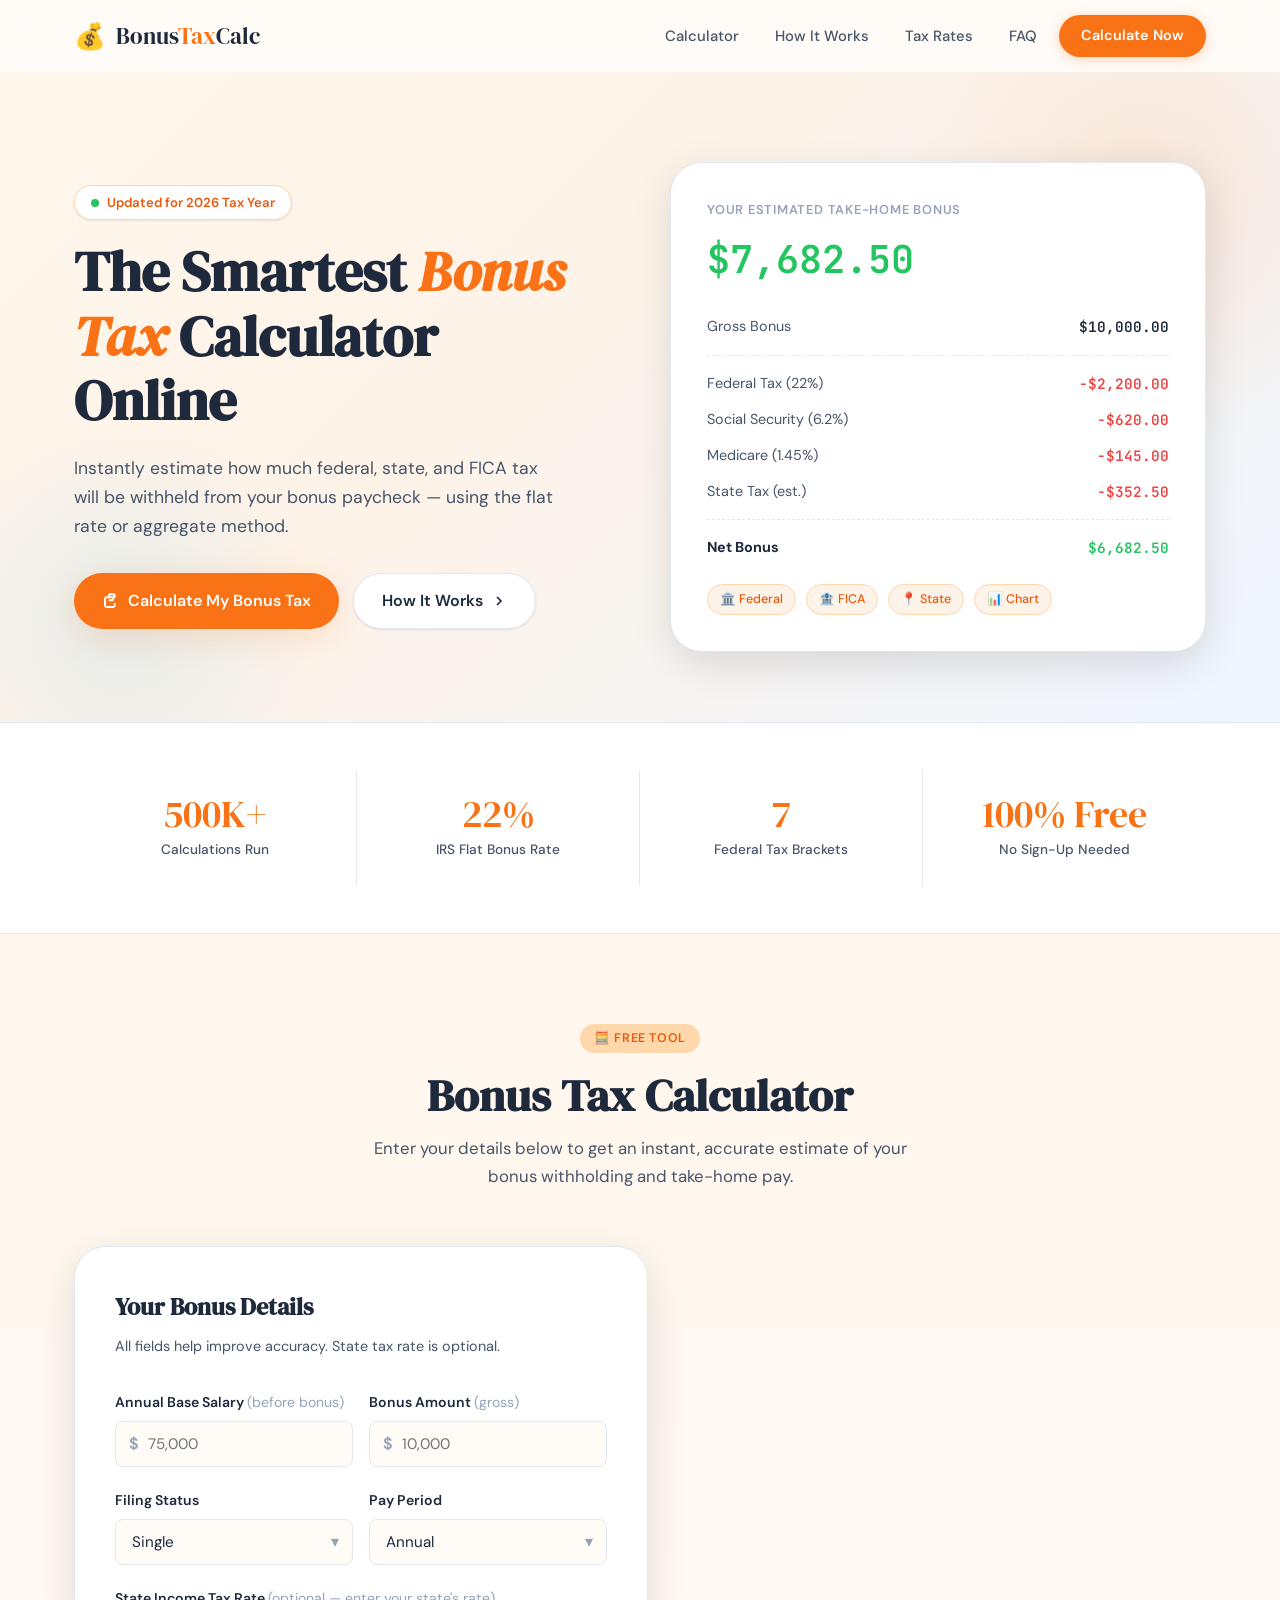
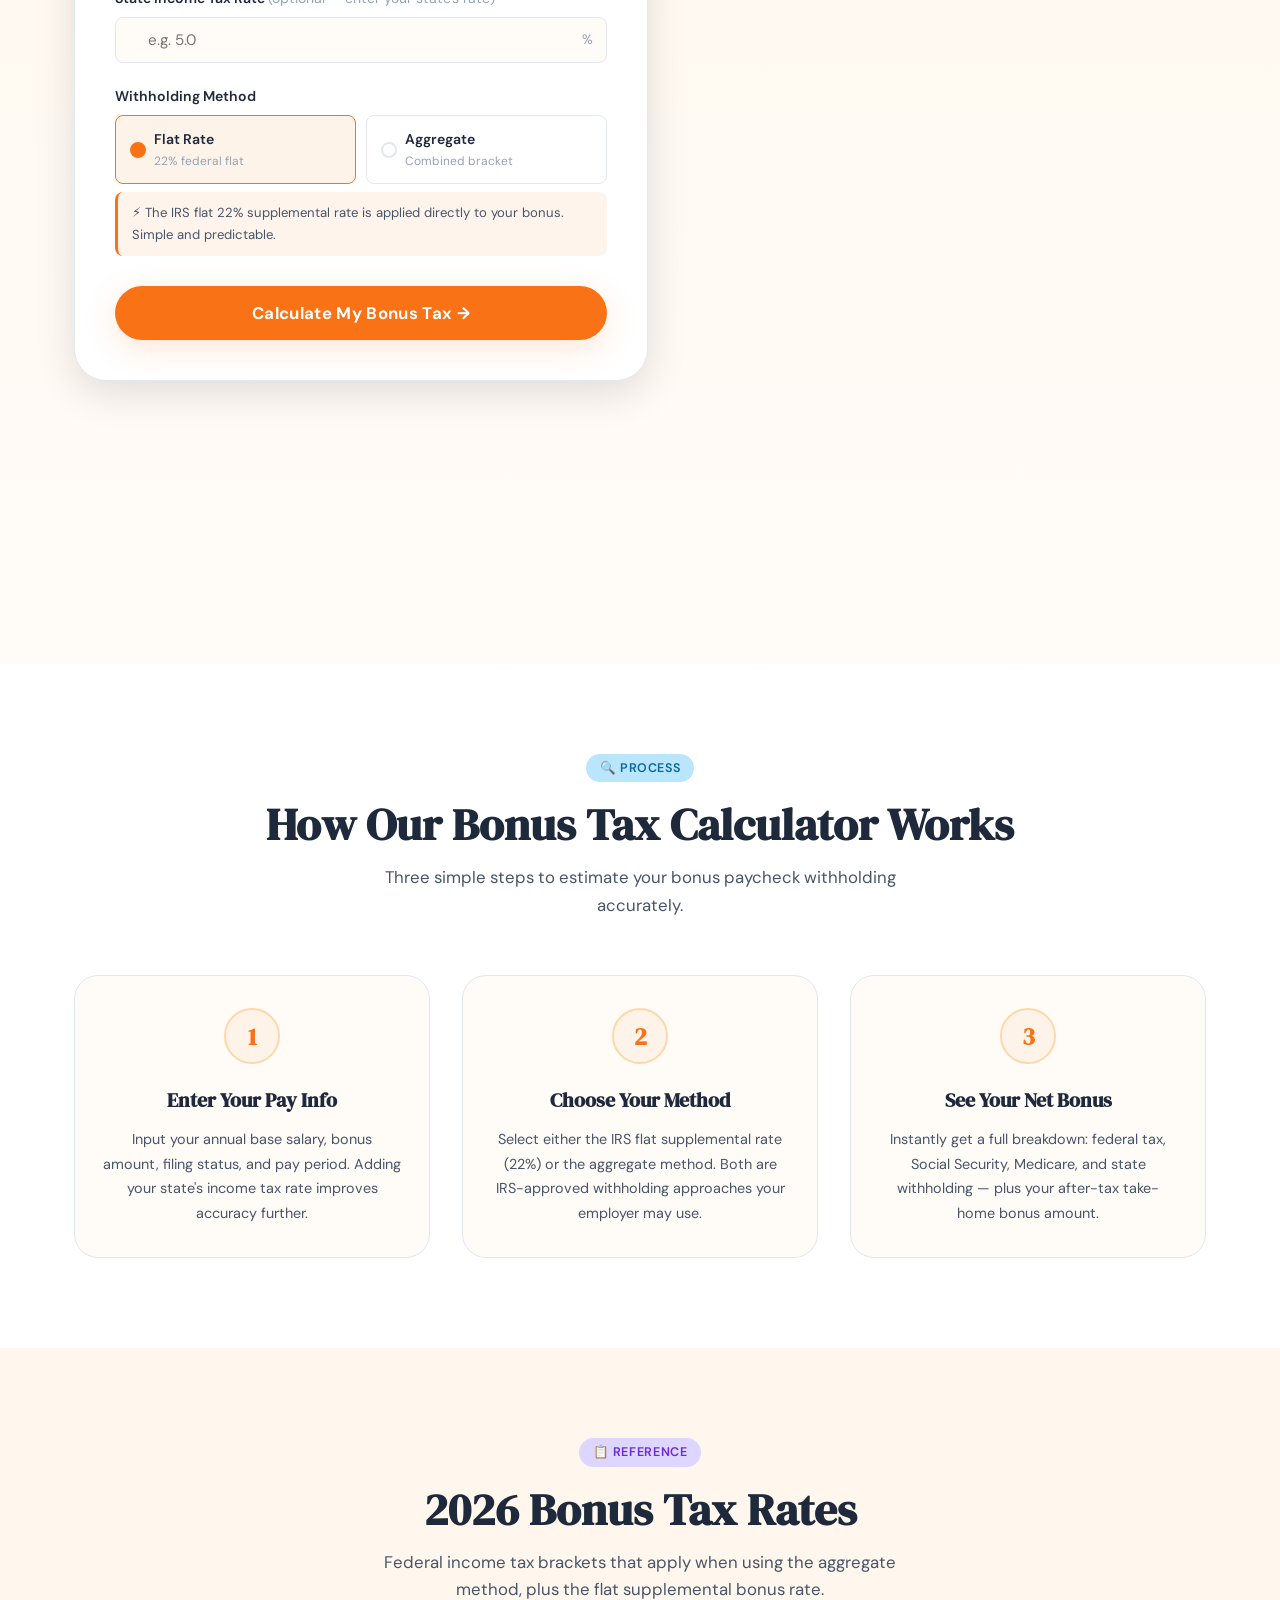
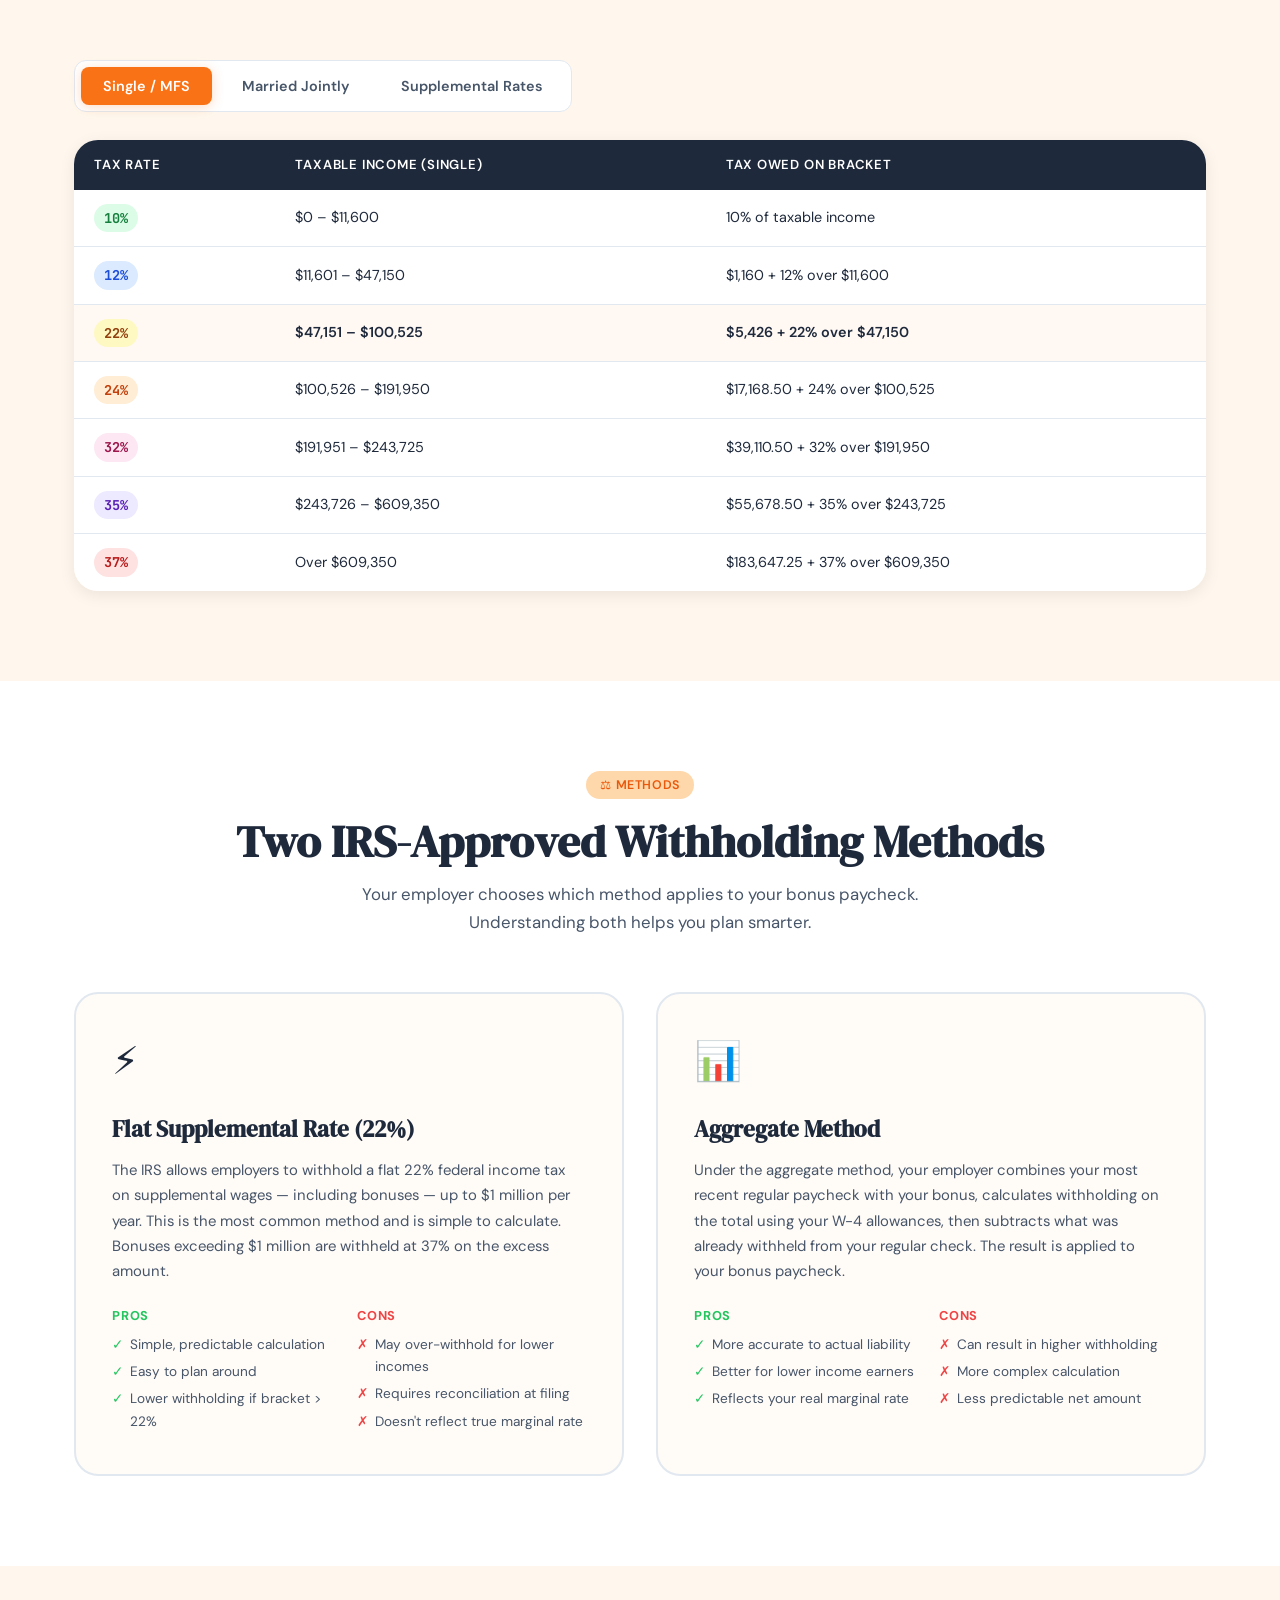
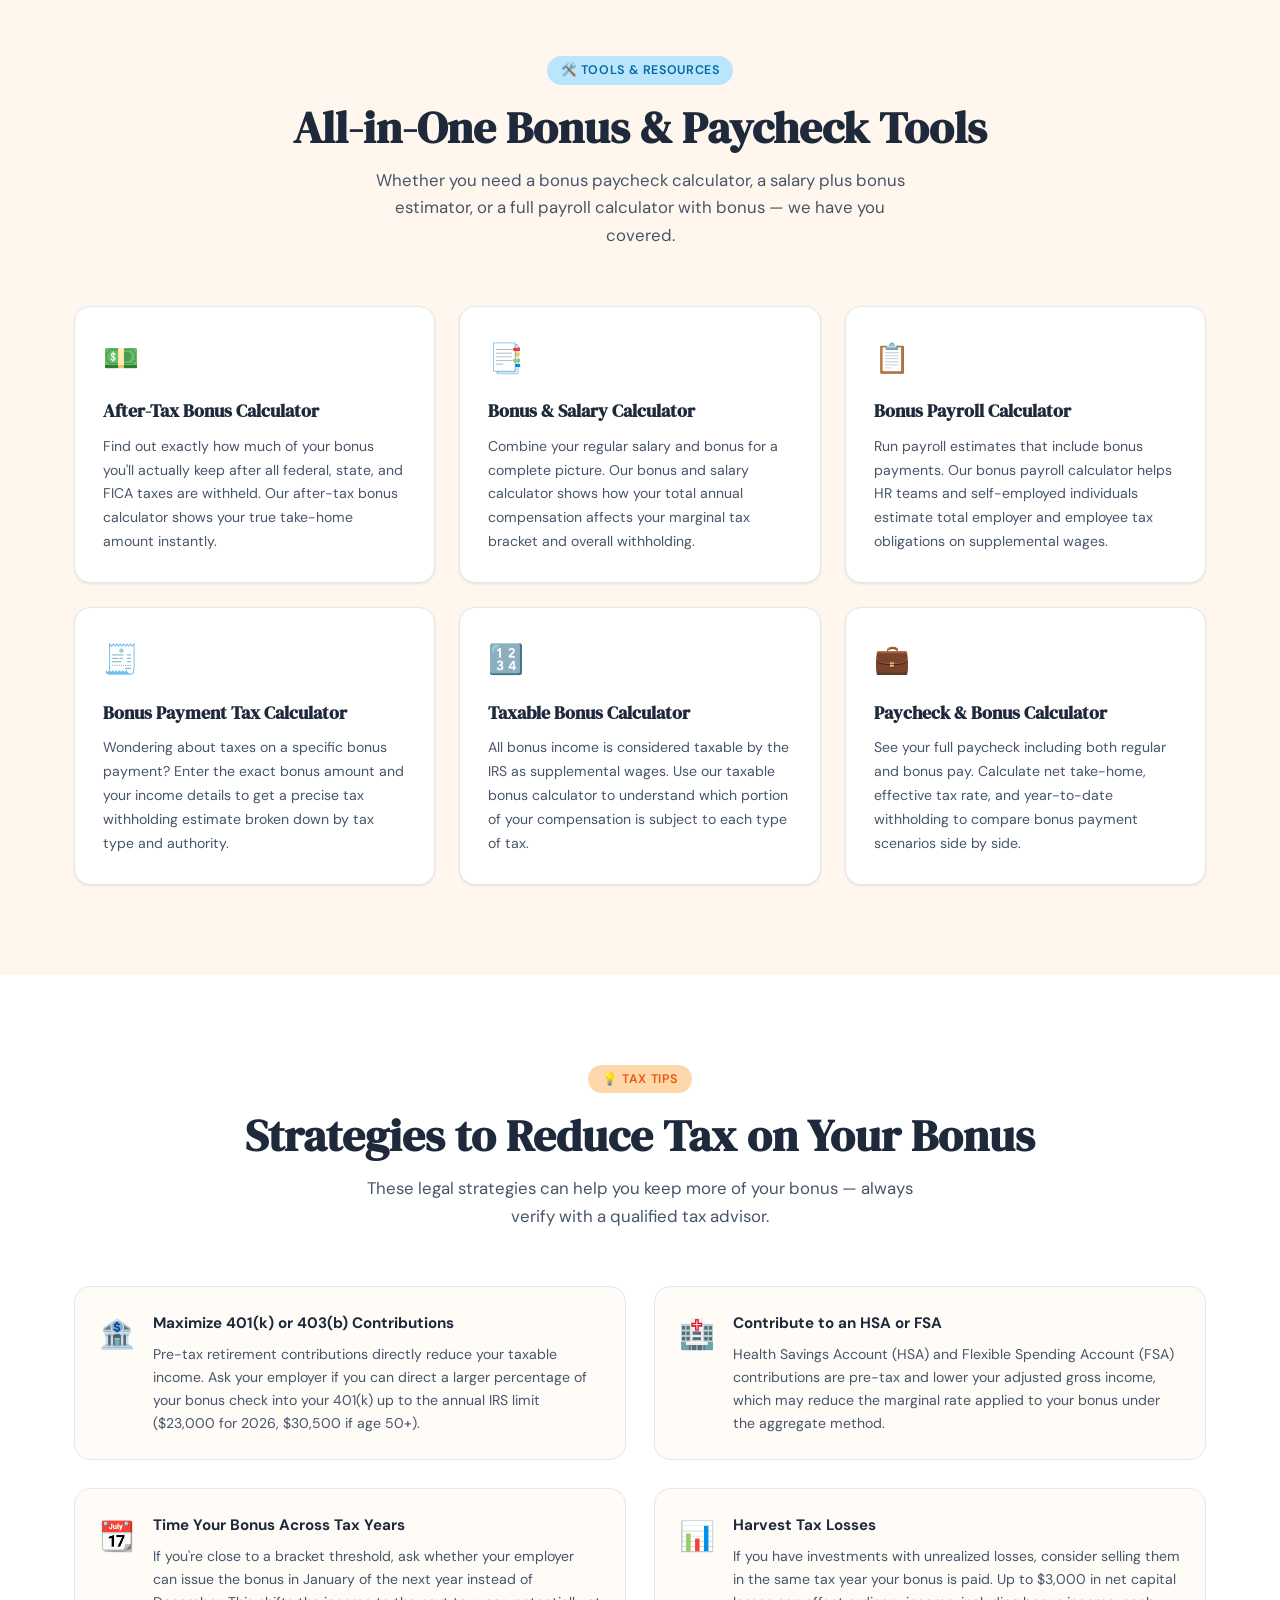
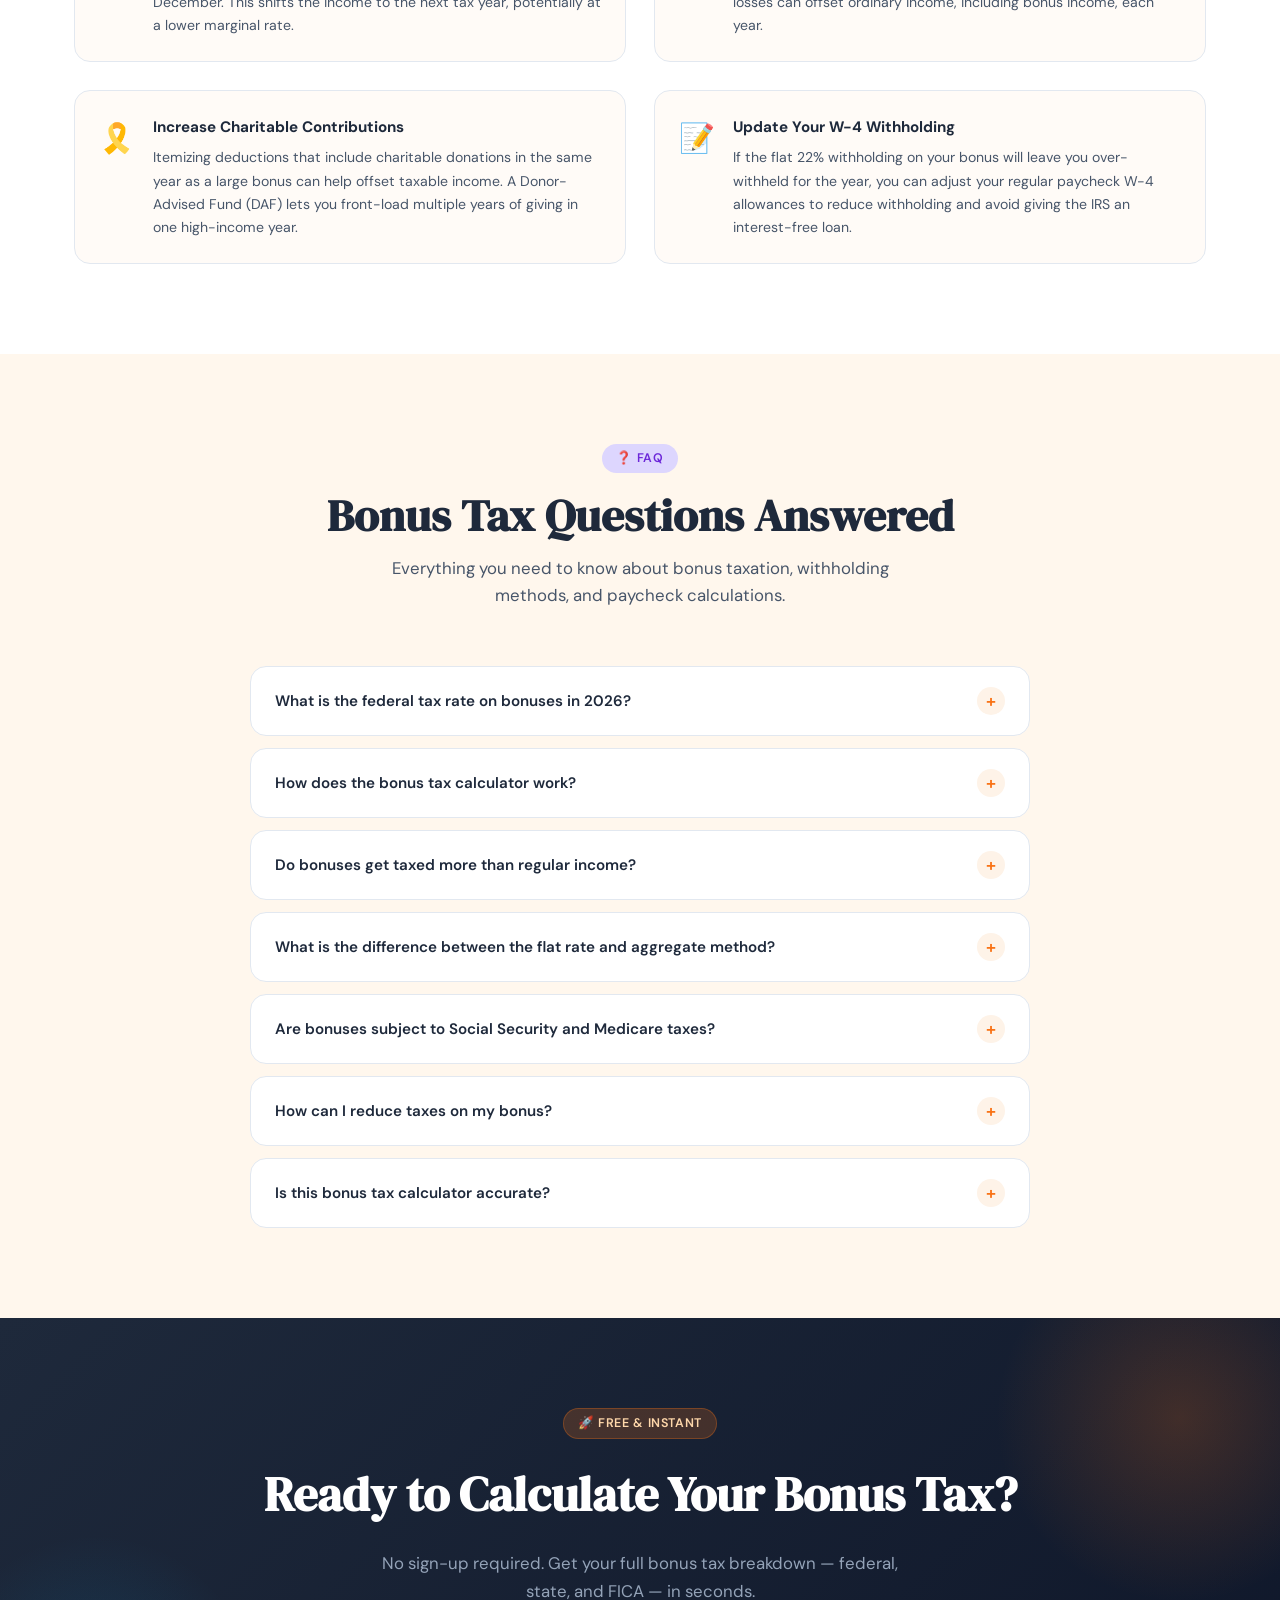
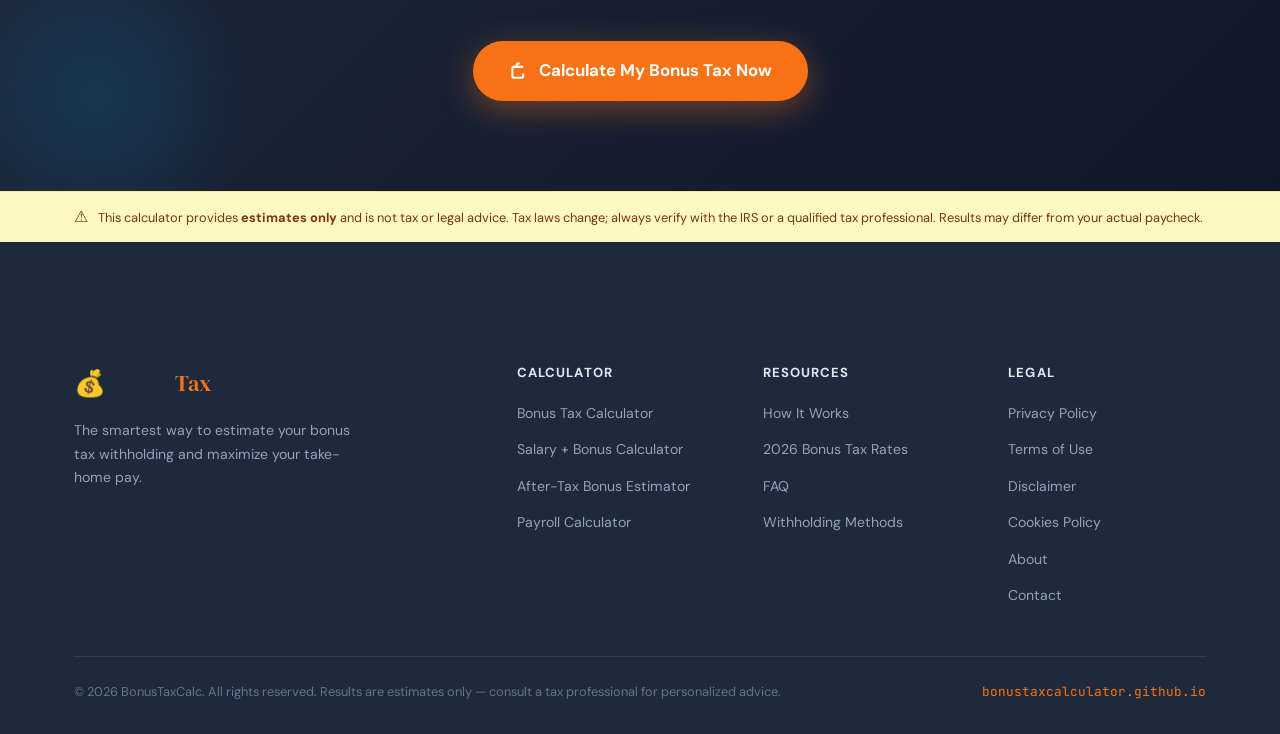
<file: index.html>
<!DOCTYPE html>
<html lang="en">
<head>
  <!-- Google tag (gtag.js) -->
<script async src="https://www.googletagmanager.com/gtag/js?id=G-NZ7S8PFBYR"></script>
<script>
  window.dataLayer = window.dataLayer || [];
  function gtag(){dataLayer.push(arguments);}
  gtag('js', new Date());

  gtag('config', 'G-NZ7S8PFBYR');
</script>
  <meta charset="UTF-8" />
  <meta name="viewport" content="width=device-width, initial-scale=1.0" />
  <title>Bonus Tax Calculator 2026 – Bonus Pay & Paycheck Tax Estimator</title>
  <meta name="description" content="Free bonus tax calculator for 2026. Instantly estimate federal, state & FICA taxes on your bonus pay. Supports flat rate and aggregate withholding methods. Bonus paycheck & salary calculator." />
  <meta name="keywords" content="bonus tax calculator, bonus pay tax calculator, bonus payment tax calculator, bonus tax estimator, after tax bonus calculator, bonus salary calculator, bonus payroll calculator, payroll calculator with bonus, bonus paycheck calculator" />
  <meta name="robots" content="index, follow" />
  <link rel="canonical" href="https://bonustaxcalculator.github.io/" />
  <link rel="icon" type="image/png" sizes="32x32" href="/favicon.png">

  <!-- Open Graph -->
  <meta property="og:title" content="Bonus Tax Calculator 2026 – Free Bonus Pay Tax Estimator" />
  <meta property="og:description" content="Calculate exactly how much tax will be withheld from your bonus. Free, instant, accurate — supports flat rate and aggregate methods." />
  <meta property="og:type" content="website" />
  <meta property="og:url" content="https://bonustaxcalculator.github.io/" />
  <meta property="og:image" content="https://bonustaxcalculator.github.io/og-image.png" />

  <!-- Twitter Card -->
  <meta name="twitter:card" content="summary_large_image" />
  <meta name="twitter:title" content="Bonus Tax Calculator 2026" />
  <meta name="twitter:description" content="Free bonus pay tax estimator. Flat rate or aggregate method, federal + state + FICA, instant results." />

  <!-- Schema Markup -->
<script type="application/ld+json">
{
  "@context": "https://schema.org",
  "@graph": [
    {
      "@type": "WebSite",
      "@id": "https://bonustaxcalculator.github.io/#website",
      "url": "https://bonustaxcalculator.github.io/",
      "name": "BonusTaxCalc",
      "description": "Free bonus tax calculator for estimating federal, state, and FICA withholding on bonus payments.",
      "inLanguage": "en-US"
    },
    {
      "@type": "WebApplication",
      "@id": "https://bonustaxcalculator.github.io/#app",
      "name": "Bonus Tax Calculator",
      "url": "https://bonustaxcalculator.github.io/",
      "applicationCategory": "FinanceApplication",
      "operatingSystem": "Any",
      "browserRequirements": "Requires JavaScript",
      "description": "Calculate how much tax is withheld from your bonus paycheck using the flat supplemental rate or aggregate method. Covers federal income tax, Social Security, Medicare, and state withholding.",
      "author": {
        "@type": "Person",
        "name": "Malik Irfan"
      },
      "publisher": {
        "@type": "Organization",
        "name": "Bonus Tax Calculator"
      },
      "offers": {
        "@type": "Offer",
        "price": "0",
        "priceCurrency": "USD"
      },
      "featureList": [
        "Federal bonus tax calculation (flat 22% and aggregate method)",
        "Social Security and Medicare (FICA) withholding",
        "State income tax estimation",
        "Bonus + salary combined paycheck calculator",
        "After-tax net bonus breakdown",
        "Marginal and effective tax rate display",
        "Interactive donut chart visualization"
      ]
    }
  ]
}
</script>
  
<link rel="stylesheet" href="style.css" />
</head>
<body>

  <!-- ===== HEADER (injected by header.js) ===== -->
  <div id="header-placeholder"></div>

  <main>

    <!-- ===== HERO ===== -->
    <section class="hero" id="home" aria-label="Hero">
      <div class="container">
        <div class="hero-inner">

          <div class="hero-content">
            <div class="hero-eyebrow">
              <div class="hero-badge">
                <span class="badge-dot"></span>
                Updated for 2026 Tax Year
              </div>
            </div>
            <h1>The Smartest <em>Bonus Tax</em> Calculator Online</h1>
            <p class="hero-desc">Instantly estimate how much federal, state, and FICA tax will be withheld from your bonus paycheck — using the flat rate or aggregate method.</p>
            <div class="hero-ctas">
              <a href="#calculator" class="btn-primary">
                <svg width="18" height="18" fill="none" stroke="currentColor" stroke-width="2.5" viewBox="0 0 24 24"><path d="M9 7H6a2 2 0 00-2 2v9a2 2 0 002 2h9a2 2 0 002-2v-3M9 7V5a2 2 0 012-2h2M9 7h8m0 0V5a2 2 0 00-2-2h-2m2 4v4m0 0H9"/></svg>
                Calculate My Bonus Tax
              </a>
              <a href="#how-it-works" class="btn-secondary">
                How It Works
                <svg width="16" height="16" fill="none" stroke="currentColor" stroke-width="2.5" viewBox="0 0 24 24"><path d="M9 18l6-6-6-6"/></svg>
              </a>
            </div>
          </div>

          <div class="hero-visual">
            <div class="hero-card" aria-label="Sample bonus calculation preview">
              <div class="hero-card-label">Your Estimated Take-Home Bonus</div>
              <div class="hero-card-amount">$7,682.50</div>
              <div class="hero-breakdown">
                <div class="breakdown-row">
                  <span class="breakdown-label">Gross Bonus</span>
                  <span class="breakdown-val">$10,000.00</span>
                </div>
                <hr class="breakdown-divider" />
                <div class="breakdown-row">
                  <span class="breakdown-label">Federal Tax (22%)</span>
                  <span class="breakdown-val neg">−$2,200.00</span>
                </div>
                <div class="breakdown-row">
                  <span class="breakdown-label">Social Security (6.2%)</span>
                  <span class="breakdown-val neg">−$620.00</span>
                </div>
                <div class="breakdown-row">
                  <span class="breakdown-label">Medicare (1.45%)</span>
                  <span class="breakdown-val neg">−$145.00</span>
                </div>
                <div class="breakdown-row">
                  <span class="breakdown-label">State Tax (est.)</span>
                  <span class="breakdown-val neg">−$352.50</span>
                </div>
                <hr class="breakdown-divider" />
                <div class="breakdown-row">
                  <span class="breakdown-label" style="font-weight:700;color:var(--text-primary)">Net Bonus</span>
                  <span class="breakdown-val" style="color:var(--success)">$6,682.50</span>
                </div>
              </div>
              <div class="hero-chips">
                <span class="hero-chip">🏛️ Federal</span>
                <span class="hero-chip">🏦 FICA</span>
                <span class="hero-chip">📍 State</span>
                <span class="hero-chip">📊 Chart</span>
              </div>
            </div>
          </div>

        </div>
      </div>
    </section>

    <!-- ===== STATS ===== -->
    <section class="stats-section" aria-label="Key statistics">
      <div class="container">
        <div class="stats-grid">
          <div class="stat-item animate-on-scroll">
            <div class="stat-number" data-target="500" data-suffix="K+" data-prefix="">500K+</div>
            <div class="stat-label">Calculations Run</div>
          </div>
          <div class="stat-item animate-on-scroll delay-1">
            <div class="stat-number" data-target="22" data-suffix="%" data-prefix="">22%</div>
            <div class="stat-label">IRS Flat Bonus Rate</div>
          </div>
          <div class="stat-item animate-on-scroll delay-2">
            <div class="stat-number" data-target="7" data-suffix="" data-prefix="">7</div>
            <div class="stat-label">Federal Tax Brackets</div>
          </div>
          <div class="stat-item animate-on-scroll delay-3">
            <div class="stat-number" data-target="100" data-suffix="% Free" data-prefix="">100% Free</div>
            <div class="stat-label">No Sign-Up Needed</div>
          </div>
        </div>
      </div>
    </section>

    <!-- ===== CALCULATOR ===== -->
    <section class="calculator-section" id="calculator" aria-label="Bonus Tax Calculator Tool">
      <div class="container">
        <div class="section-header animate-on-scroll">
          <span class="tag">🧮 Free Tool</span>
          <h2 class="section-title">Bonus Tax Calculator</h2>
          <p class="section-subtitle">Enter your details below to get an instant, accurate estimate of your bonus withholding and take-home pay.</p>
        </div>

        <div class="calc-wrapper">

          <!-- INPUT FORM -->
          <div class="calc-card animate-on-scroll">
            <h3 class="calc-title">Your Bonus Details</h3>
            <p class="calc-subtitle">All fields help improve accuracy. State tax rate is optional.</p>

            <form id="calc-form" novalidate>

              <div class="form-row">
                <div class="form-group">
                  <label class="form-label" for="salary">Annual Base Salary <span>(before bonus)</span></label>
                  <div class="input-wrap">
                    <span class="input-prefix">$</span>
                    <input class="form-input" type="text" id="salary" name="salary" placeholder="75,000" inputmode="decimal" autocomplete="off" />
                  </div>
                </div>
                <div class="form-group">
                  <label class="form-label" for="bonus">Bonus Amount <span>(gross)</span></label>
                  <div class="input-wrap">
                    <span class="input-prefix">$</span>
                    <input class="form-input" type="text" id="bonus" name="bonus" placeholder="10,000" inputmode="decimal" autocomplete="off" required />
                  </div>
                </div>
              </div>

              <div class="form-row">
                <div class="form-group">
                  <label class="form-label" for="filing_status">Filing Status</label>
                  <div class="form-select-wrap">
                    <select class="form-select" id="filing_status" name="filing_status">
                      <option value="single">Single</option>
                      <option value="mfj">Married Filing Jointly</option>
                      <option value="mfs">Married Filing Separately</option>
                      <option value="hoh">Head of Household</option>
                    </select>
                  </div>
                </div>
                <div class="form-group">
                  <label class="form-label" for="pay_period">Pay Period</label>
                  <div class="form-select-wrap">
                    <select class="form-select" id="pay_period" name="pay_period">
                      <option value="annual">Annual</option>
                      <option value="semimonthly">Semi-Monthly</option>
                      <option value="biweekly">Bi-Weekly</option>
                      <option value="weekly">Weekly</option>
                      <option value="monthly">Monthly</option>
                    </select>
                  </div>
                </div>
              </div>

              <div class="form-group">
                <label class="form-label" for="state_rate">State Income Tax Rate <span>(optional — enter your state's rate)</span></label>
                <div class="input-wrap">
                  <input class="form-input has-suffix" type="number" id="state_rate" name="state_rate" placeholder="e.g. 5.0" min="0" max="15" step="0.01" />
                  <span class="input-suffix">%</span>
                </div>
              </div>

              <div class="form-group">
                <label class="form-label">Withholding Method</label>
                <div class="radio-group">
                  <label class="radio-option">
                    <input type="radio" name="method" value="flat" checked />
                    <div class="radio-dot"></div>
                    <div class="radio-info">
                      <div class="radio-label">Flat Rate</div>
                      <div class="radio-desc">22% federal flat</div>
                    </div>
                  </label>
                  <label class="radio-option">
                    <input type="radio" name="method" value="aggregate" />
                    <div class="radio-dot"></div>
                    <div class="radio-info">
                      <div class="radio-label">Aggregate</div>
                      <div class="radio-desc">Combined bracket</div>
                    </div>
                  </label>
                </div>
                <div class="method-note flat-note" id="flat-note">
                  ⚡ The IRS flat 22% supplemental rate is applied directly to your bonus. Simple and predictable.
                </div>
                <div class="method-note agg-note" id="agg-note">
                  📊 Your bonus is added to your regular pay to find your marginal bracket — may result in more or less withholding.
                </div>
              </div>

              <button type="submit" class="calc-submit">Calculate My Bonus Tax →</button>

            </form>
          </div>

          <!-- RESULTS PANEL -->
          <div class="calc-card results-panel" id="results-panel" aria-live="polite" aria-label="Calculation Results">
            <div class="results-header">
              <h3 class="results-title">Your Results</h3>
              <span class="results-badge">2026 Estimate</span>
            </div>

            <div class="net-amount-box">
              <div class="net-amount-label">💰 Estimated Net Bonus</div>
              <div class="net-amount-value" id="res-net">$0.00</div>
              <div class="net-amount-pct" id="res-net-pct">After all withholding</div>
            </div>

            <div class="result-rows">
              <div class="result-row">
                <div class="result-row-left">
                  <div class="result-row-label">Gross Bonus</div>
                </div>
                <div class="result-row-val" id="res-gross">$0.00</div>
              </div>
              <div class="result-row">
                <div class="result-row-left">
                  <div class="result-row-label">Federal Income Tax</div>
                  <div class="result-row-bar-wrap"><div class="result-row-bar bar-federal" id="bar-federal"></div></div>
                </div>
                <div class="result-row-val" id="res-federal">$0.00</div>
              </div>
              <div class="result-row">
                <div class="result-row-left">
                  <div class="result-row-label">Social Security (6.2%)</div>
                  <div class="result-row-bar-wrap"><div class="result-row-bar bar-fica" id="bar-fica"></div></div>
                </div>
                <div class="result-row-val" id="res-social">$0.00</div>
              </div>
              <div class="result-row">
                <div class="result-row-left">
                  <div class="result-row-label">Medicare (1.45%+)</div>
                </div>
                <div class="result-row-val" id="res-medicare">$0.00</div>
              </div>
              <div class="result-row">
                <div class="result-row-left">
                  <div class="result-row-label">State Income Tax</div>
                  <div class="result-row-bar-wrap"><div class="result-row-bar bar-state" id="bar-state"></div></div>
                </div>
                <div class="result-row-val" id="res-state">$0.00</div>
              </div>
              <div class="result-row" style="border-top:1px solid var(--border); padding-top:10px; margin-top:2px;">
                <div class="result-row-left">
                  <div class="result-row-label" style="font-weight:700; color:var(--text-primary)">Total Tax Withheld</div>
                  <div class="result-row-bar-wrap"><div class="result-row-bar" id="bar-net" style="background:var(--success)"></div></div>
                </div>
                <div class="result-row-val" id="res-total-tax" style="color:var(--danger)">$0.00</div>
              </div>
            </div>

            <div class="result-summary">
              <div class="summary-item">
                <div class="summary-item-label">Effective Rate</div>
                <div class="summary-item-val" id="res-effective">0.00%</div>
              </div>
              <div class="summary-item">
                <div class="summary-item-label">Marginal Bracket</div>
                <div class="summary-item-val" id="res-marginal">—</div>
              </div>
            </div>

            <div class="donut-section">
              <div class="donut-title">Tax Breakdown</div>
              <canvas id="donut-chart" width="160" height="160" aria-label="Donut chart showing bonus tax breakdown"></canvas>
              <div class="donut-legend">
                <div class="legend-item"><span class="legend-dot" style="background:#22c55e"></span>Net Bonus</div>
                <div class="legend-item"><span class="legend-dot" style="background:#f97316"></span>Federal</div>
                <div class="legend-item"><span class="legend-dot" style="background:#8b5cf6"></span>State</div>
                <div class="legend-item"><span class="legend-dot" style="background:#06b6d4"></span>FICA</div>
              </div>
            </div>

          </div><!-- /results-panel -->

        </div><!-- /calc-wrapper -->
      </div>
    </section>

    <!-- ===== HOW IT WORKS ===== -->
    <section class="how-section" id="how-it-works" aria-label="How the bonus tax calculator works">
      <div class="container">
        <div class="section-header animate-on-scroll">
          <span class="tag tag-blue">🔍 Process</span>
          <h2 class="section-title">How Our Bonus Tax Calculator Works</h2>
          <p class="section-subtitle">Three simple steps to estimate your bonus paycheck withholding accurately.</p>
        </div>
        <div class="steps-grid">
          <div class="step-card animate-on-scroll delay-1">
            <div class="step-number">1</div>
            <h3 class="step-title">Enter Your Pay Info</h3>
            <p class="step-desc">Input your annual base salary, bonus amount, filing status, and pay period. Adding your state's income tax rate improves accuracy further.</p>
          </div>
          <div class="step-card animate-on-scroll delay-2">
            <div class="step-number">2</div>
            <h3 class="step-title">Choose Your Method</h3>
            <p class="step-desc">Select either the IRS flat supplemental rate (22%) or the aggregate method. Both are IRS-approved withholding approaches your employer may use.</p>
          </div>
          <div class="step-card animate-on-scroll delay-3">
            <div class="step-number">3</div>
            <h3 class="step-title">See Your Net Bonus</h3>
            <p class="step-desc">Instantly get a full breakdown: federal tax, Social Security, Medicare, and state withholding — plus your after-tax take-home bonus amount.</p>
          </div>
        </div>
      </div>
    </section>

    <!-- ===== TAX RATES ===== -->
    <section class="rates-section" id="tax-rates" aria-label="2026 Bonus and income tax rates">
      <div class="container">
        <div class="section-header animate-on-scroll">
          <span class="tag tag-purple">📋 Reference</span>
          <h2 class="section-title">2026 Bonus Tax Rates</h2>
          <p class="section-subtitle">Federal income tax brackets that apply when using the aggregate method, plus the flat supplemental bonus rate.</p>
        </div>

        <div class="tab-group animate-on-scroll">
          <div class="tabs-header">
            <button class="tab-btn active" data-tab="single">Single / MFS</button>
            <button class="tab-btn" data-tab="mfj">Married Jointly</button>
            <button class="tab-btn" data-tab="supplemental">Supplemental Rates</button>
          </div>

          <!-- Single Brackets -->
          <div class="tab-pane active" data-pane="single">
            <div class="rates-table-wrap">
              <table class="rates-table">
                <thead>
                  <tr>
                    <th>Tax Rate</th>
                    <th>Taxable Income (Single)</th>
                    <th>Tax Owed on Bracket</th>
                  </tr>
                </thead>
                <tbody>
                  <tr><td><span class="rate-badge rate-10">10%</span></td><td>$0 – $11,600</td><td>10% of taxable income</td></tr>
                  <tr><td><span class="rate-badge rate-12">12%</span></td><td>$11,601 – $47,150</td><td>$1,160 + 12% over $11,600</td></tr>
                  <tr class="highlight-row"><td><span class="rate-badge rate-22">22%</span></td><td>$47,151 – $100,525</td><td>$5,426 + 22% over $47,150</td></tr>
                  <tr><td><span class="rate-badge rate-24">24%</span></td><td>$100,526 – $191,950</td><td>$17,168.50 + 24% over $100,525</td></tr>
                  <tr><td><span class="rate-badge rate-32">32%</span></td><td>$191,951 – $243,725</td><td>$39,110.50 + 32% over $191,950</td></tr>
                  <tr><td><span class="rate-badge rate-35">35%</span></td><td>$243,726 – $609,350</td><td>$55,678.50 + 35% over $243,725</td></tr>
                  <tr><td><span class="rate-badge rate-37">37%</span></td><td>Over $609,350</td><td>$183,647.25 + 37% over $609,350</td></tr>
                </tbody>
              </table>
            </div>
          </div>

          <!-- MFJ Brackets -->
          <div class="tab-pane" data-pane="mfj">
            <div class="rates-table-wrap">
              <table class="rates-table">
                <thead>
                  <tr>
                    <th>Tax Rate</th>
                    <th>Taxable Income (Married Jointly)</th>
                    <th>Tax Owed on Bracket</th>
                  </tr>
                </thead>
                <tbody>
                  <tr><td><span class="rate-badge rate-10">10%</span></td><td>$0 – $23,200</td><td>10% of taxable income</td></tr>
                  <tr><td><span class="rate-badge rate-12">12%</span></td><td>$23,201 – $94,300</td><td>$2,320 + 12% over $23,200</td></tr>
                  <tr class="highlight-row"><td><span class="rate-badge rate-22">22%</span></td><td>$94,301 – $201,050</td><td>$10,852 + 22% over $94,300</td></tr>
                  <tr><td><span class="rate-badge rate-24">24%</span></td><td>$201,051 – $383,900</td><td>$34,337 + 24% over $201,050</td></tr>
                  <tr><td><span class="rate-badge rate-32">32%</span></td><td>$383,901 – $487,450</td><td>$78,221 + 32% over $383,900</td></tr>
                  <tr><td><span class="rate-badge rate-35">35%</span></td><td>$487,451 – $731,200</td><td>$111,357 + 35% over $487,450</td></tr>
                  <tr><td><span class="rate-badge rate-37">37%</span></td><td>Over $731,200</td><td>$196,669.50 + 37% over $731,200</td></tr>
                </tbody>
              </table>
            </div>
          </div>

          <!-- Supplemental / FICA -->
          <div class="tab-pane" data-pane="supplemental">
            <div class="rates-table-wrap">
              <table class="rates-table">
                <thead>
                  <tr>
                    <th>Tax Type</th>
                    <th>Rate</th>
                    <th>Applies To</th>
                    <th>Notes</th>
                  </tr>
                </thead>
                <tbody>
                  <tr class="highlight-row"><td>Federal Flat Supplemental</td><td><span class="rate-badge rate-22">22%</span></td><td>Bonuses ≤ $1 million</td><td>IRS mandatory flat rate on supplemental wages</td></tr>
                  <tr><td>Federal Flat Supplemental</td><td><span class="rate-badge rate-37">37%</span></td><td>Bonuses &gt; $1 million</td><td>Top bracket rate applies to excess</td></tr>
                  <tr><td>Social Security (Employee)</td><td><span class="rate-badge rate-12">6.2%</span></td><td>Wages up to $160,200</td><td>OASDI wage base for 2026</td></tr>
                  <tr><td>Medicare (Employee)</td><td><span class="rate-badge rate-10">1.45%</span></td><td>All wages</td><td>No income cap</td></tr>
                  <tr><td>Additional Medicare Surtax</td><td><span class="rate-badge rate-24">0.9%</span></td><td>Wages over $200,000</td><td>Single filers; $250K for MFJ</td></tr>
                </tbody>
              </table>
            </div>
          </div>
        </div>

      </div>
    </section>

    <!-- ===== WITHHOLDING METHODS ===== -->
    <section class="methods-section" id="methods" aria-label="Bonus withholding methods explained">
      <div class="container">
        <div class="section-header animate-on-scroll">
          <span class="tag">⚖️ Methods</span>
          <h2 class="section-title">Two IRS-Approved Withholding Methods</h2>
          <p class="section-subtitle">Your employer chooses which method applies to your bonus paycheck. Understanding both helps you plan smarter.</p>
        </div>
        <div class="methods-grid">
          <div class="method-card animate-on-scroll delay-1">
            <div class="method-card-icon">⚡</div>
            <h3 class="method-card-title">Flat Supplemental Rate (22%)</h3>
            <p class="method-card-desc">The IRS allows employers to withhold a flat 22% federal income tax on supplemental wages — including bonuses — up to $1 million per year. This is the most common method and is simple to calculate. Bonuses exceeding $1 million are withheld at 37% on the excess amount.</p>
            <div class="method-pros-cons">
              <ul class="pros">
                <p class="pros-title">Pros</p>
                <li>Simple, predictable calculation</li>
                <li>Easy to plan around</li>
                <li>Lower withholding if bracket &gt; 22%</li>
              </ul>
              <ul class="cons">
                <p class="cons-title">Cons</p>
                <li>May over-withhold for lower incomes</li>
                <li>Requires reconciliation at filing</li>
                <li>Doesn't reflect true marginal rate</li>
              </ul>
            </div>
          </div>
          <div class="method-card animate-on-scroll delay-2">
            <div class="method-card-icon">📊</div>
            <h3 class="method-card-title">Aggregate Method</h3>
            <p class="method-card-desc">Under the aggregate method, your employer combines your most recent regular paycheck with your bonus, calculates withholding on the total using your W-4 allowances, then subtracts what was already withheld from your regular check. The result is applied to your bonus paycheck.</p>
            <div class="method-pros-cons">
              <ul class="pros">
                <p class="pros-title">Pros</p>
                <li>More accurate to actual liability</li>
                <li>Better for lower income earners</li>
                <li>Reflects your real marginal rate</li>
              </ul>
              <ul class="cons">
                <p class="cons-title">Cons</p>
                <li>Can result in higher withholding</li>
                <li>More complex calculation</li>
                <li>Less predictable net amount</li>
              </ul>
            </div>
          </div>
        </div>
      </div>
    </section>

    <!-- ===== CONTENT / KEYWORD CARDS ===== -->
    <section class="content-section" aria-label="Bonus and salary calculator tools">
      <div class="container">
        <div class="section-header animate-on-scroll">
          <span class="tag tag-blue">🛠️ Tools & Resources</span>
          <h2 class="section-title">All-in-One Bonus & Paycheck Tools</h2>
          <p class="section-subtitle">Whether you need a bonus paycheck calculator, a salary plus bonus estimator, or a full payroll calculator with bonus — we have you covered.</p>
        </div>
        <div class="content-grid">

          <div class="content-card animate-on-scroll delay-1">
            <div class="content-card-icon">💵</div>
            <h3 class="content-card-title">After-Tax Bonus Calculator</h3>
            <p class="content-card-desc">Find out exactly how much of your bonus you'll actually keep after all federal, state, and FICA taxes are withheld. Our after-tax bonus calculator shows your true take-home amount instantly.</p>
          </div>

          <div class="content-card animate-on-scroll delay-2">
            <div class="content-card-icon">📑</div>
            <h3 class="content-card-title">Bonus & Salary Calculator</h3>
            <p class="content-card-desc">Combine your regular salary and bonus for a complete picture. Our bonus and salary calculator shows how your total annual compensation affects your marginal tax bracket and overall withholding.</p>
          </div>

          <div class="content-card animate-on-scroll delay-3">
            <div class="content-card-icon">📋</div>
            <h3 class="content-card-title">Bonus Payroll Calculator</h3>
            <p class="content-card-desc">Run payroll estimates that include bonus payments. Our bonus payroll calculator helps HR teams and self-employed individuals estimate total employer and employee tax obligations on supplemental wages.</p>
          </div>

          <div class="content-card animate-on-scroll delay-1">
            <div class="content-card-icon">🧾</div>
            <h3 class="content-card-title">Bonus Payment Tax Calculator</h3>
            <p class="content-card-desc">Wondering about taxes on a specific bonus payment? Enter the exact bonus amount and your income details to get a precise tax withholding estimate broken down by tax type and authority.</p>
          </div>

          <div class="content-card animate-on-scroll delay-2">
            <div class="content-card-icon">🔢</div>
            <h3 class="content-card-title">Taxable Bonus Calculator</h3>
            <p class="content-card-desc">All bonus income is considered taxable by the IRS as supplemental wages. Use our taxable bonus calculator to understand which portion of your compensation is subject to each type of tax.</p>
          </div>

          <div class="content-card animate-on-scroll delay-3">
            <div class="content-card-icon">💼</div>
            <h3 class="content-card-title">Paycheck & Bonus Calculator</h3>
            <p class="content-card-desc">See your full paycheck including both regular and bonus pay. Calculate net take-home, effective tax rate, and year-to-date withholding to compare bonus payment scenarios side by side.</p>
          </div>

        </div>
      </div>
    </section>

    <!-- ===== TAX TIPS ===== -->
    <section class="tips-section" aria-label="Tips to reduce bonus tax withholding">
      <div class="container">
        <div class="section-header animate-on-scroll">
          <span class="tag">💡 Tax Tips</span>
          <h2 class="section-title">Strategies to Reduce Tax on Your Bonus</h2>
          <p class="section-subtitle">These legal strategies can help you keep more of your bonus — always verify with a qualified tax advisor.</p>
        </div>
        <div class="tips-grid">
          <div class="tip-item animate-on-scroll delay-1">
            <div class="tip-icon">🏦</div>
            <div>
              <div class="tip-title">Maximize 401(k) or 403(b) Contributions</div>
              <p class="tip-desc">Pre-tax retirement contributions directly reduce your taxable income. Ask your employer if you can direct a larger percentage of your bonus check into your 401(k) up to the annual IRS limit ($23,000 for 2026, $30,500 if age 50+).</p>
            </div>
          </div>
          <div class="tip-item animate-on-scroll delay-2">
            <div class="tip-icon">🏥</div>
            <div>
              <div class="tip-title">Contribute to an HSA or FSA</div>
              <p class="tip-desc">Health Savings Account (HSA) and Flexible Spending Account (FSA) contributions are pre-tax and lower your adjusted gross income, which may reduce the marginal rate applied to your bonus under the aggregate method.</p>
            </div>
          </div>
          <div class="tip-item animate-on-scroll delay-1">
            <div class="tip-icon">📆</div>
            <div>
              <div class="tip-title">Time Your Bonus Across Tax Years</div>
              <p class="tip-desc">If you're close to a bracket threshold, ask whether your employer can issue the bonus in January of the next year instead of December. This shifts the income to the next tax year, potentially at a lower marginal rate.</p>
            </div>
          </div>
          <div class="tip-item animate-on-scroll delay-2">
            <div class="tip-icon">📊</div>
            <div>
              <div class="tip-title">Harvest Tax Losses</div>
              <p class="tip-desc">If you have investments with unrealized losses, consider selling them in the same tax year your bonus is paid. Up to $3,000 in net capital losses can offset ordinary income, including bonus income, each year.</p>
            </div>
          </div>
          <div class="tip-item animate-on-scroll delay-1">
            <div class="tip-icon">🎗️</div>
            <div>
              <div class="tip-title">Increase Charitable Contributions</div>
              <p class="tip-desc">Itemizing deductions that include charitable donations in the same year as a large bonus can help offset taxable income. A Donor-Advised Fund (DAF) lets you front-load multiple years of giving in one high-income year.</p>
            </div>
          </div>
          <div class="tip-item animate-on-scroll delay-2">
            <div class="tip-icon">📝</div>
            <div>
              <div class="tip-title">Update Your W-4 Withholding</div>
              <p class="tip-desc">If the flat 22% withholding on your bonus will leave you over-withheld for the year, you can adjust your regular paycheck W-4 allowances to reduce withholding and avoid giving the IRS an interest-free loan.</p>
            </div>
          </div>
        </div>
      </div>
    </section>

    <!-- ===== FAQ ===== -->
    <section class="faq-section" id="faq" aria-label="Frequently asked questions about bonus taxes">
      <div class="container">
        <div class="section-header animate-on-scroll">
          <span class="tag tag-purple">❓ FAQ</span>
          <h2 class="section-title">Bonus Tax Questions Answered</h2>
          <p class="section-subtitle">Everything you need to know about bonus taxation, withholding methods, and paycheck calculations.</p>
        </div>
        <div class="faq-list" itemscope itemtype="https://schema.org/FAQPage">

          <div class="faq-item" itemscope itemprop="mainEntity" itemtype="https://schema.org/Question">
            <div class="faq-question" tabindex="0" role="button" aria-expanded="false">
              <span itemprop="name">What is the federal tax rate on bonuses in 2026?</span>
              <span class="faq-icon">+</span>
            </div>
            <div class="faq-answer" itemscope itemprop="acceptedAnswer" itemtype="https://schema.org/Answer">
              <div class="faq-answer-inner" itemprop="text">The IRS requires employers to withhold a flat <strong>22% federal income tax</strong> on supplemental wages — including bonuses — up to $1 million. Bonuses above $1 million are subject to 37% withholding on the excess amount. Alternatively, your employer may use the aggregate method, which combines your bonus with regular pay and applies the corresponding marginal bracket rate. Either way, your actual tax owed is determined when you file your annual return.</div>
            </div>
          </div>

          <div class="faq-item" itemscope itemprop="mainEntity" itemtype="https://schema.org/Question">
            <div class="faq-question" tabindex="0" role="button" aria-expanded="false">
              <span itemprop="name">How does the bonus tax calculator work?</span>
              <span class="faq-icon">+</span>
            </div>
            <div class="faq-answer" itemscope itemprop="acceptedAnswer" itemtype="https://schema.org/Answer">
              <div class="faq-answer-inner" itemprop="text">Enter your annual base salary, bonus amount, filing status, pay period, and optional state tax rate. Choose either the <strong>flat-rate (22%)</strong> or <strong>aggregate withholding method</strong>. The calculator applies IRS 2026 federal tax tables to compute federal income tax, then adds Social Security (6.2%), Medicare (1.45%), any Additional Medicare surtax (0.9% above $200K), and state withholding. Your estimated net after-tax bonus is displayed instantly along with an interactive breakdown chart.</div>
            </div>
          </div>

          <div class="faq-item" itemscope itemprop="mainEntity" itemtype="https://schema.org/Question">
            <div class="faq-question" tabindex="0" role="button" aria-expanded="false">
              <span itemprop="name">Do bonuses get taxed more than regular income?</span>
              <span class="faq-icon">+</span>
            </div>
            <div class="faq-answer" itemscope itemprop="acceptedAnswer" itemtype="https://schema.org/Answer">
              <div class="faq-answer-inner" itemprop="text">No — bonuses are subject to the same marginal income tax rates as your regular wages. They are not taxed at a higher rate permanently. However, the flat 22% <em>withholding</em> may feel high if your marginal bracket is lower (e.g., 12%). The good news is that any over-withholding is reconciled when you file your tax return, potentially resulting in a refund. If the aggregate method is used and it pushes you into a higher bracket momentarily, again, your annual filing will settle the actual amount owed.</div>
            </div>
          </div>

          <div class="faq-item" itemscope itemprop="mainEntity" itemtype="https://schema.org/Question">
            <div class="faq-question" tabindex="0" role="button" aria-expanded="false">
              <span itemprop="name">What is the difference between the flat rate and aggregate method?</span>
              <span class="faq-icon">+</span>
            </div>
            <div class="faq-answer" itemscope itemprop="acceptedAnswer" itemtype="https://schema.org/Answer">
              <div class="faq-answer-inner" itemprop="text">The <strong>flat supplemental rate</strong> applies exactly 22% federal withholding to your bonus regardless of your salary level — simple and predictable. The <strong>aggregate method</strong> combines your bonus with your regular paycheck, recalculates withholding on the combined amount using your W-4 information, then subtracts the regular withholding already taken. This can lead to higher or lower withholding depending on your income and current W-4 setup. Your employer decides which method to use.</div>
            </div>
          </div>

          <div class="faq-item" itemscope itemprop="mainEntity" itemtype="https://schema.org/Question">
            <div class="faq-question" tabindex="0" role="button" aria-expanded="false">
              <span itemprop="name">Are bonuses subject to Social Security and Medicare taxes?</span>
              <span class="faq-icon">+</span>
            </div>
            <div class="faq-answer" itemscope itemprop="acceptedAnswer" itemtype="https://schema.org/Answer">
              <div class="faq-answer-inner" itemprop="text">Yes. Bonus pay is fully subject to FICA taxes: <strong>6.2% Social Security</strong> (on wages up to the 2026 wage base of $160,200) and <strong>1.45% Medicare</strong> with no income cap. If your total wages — including the bonus — exceed $200,000 for the year ($250,000 for married filing jointly), you also owe an additional <strong>0.9% Medicare surtax</strong> on the excess amount, which your employer begins withholding once your wages pass $200,000.</div>
            </div>
          </div>

          <div class="faq-item" itemscope itemprop="mainEntity" itemtype="https://schema.org/Question">
            <div class="faq-question" tabindex="0" role="button" aria-expanded="false">
              <span itemprop="name">How can I reduce taxes on my bonus?</span>
              <span class="faq-icon">+</span>
            </div>
            <div class="faq-answer" itemscope itemprop="acceptedAnswer" itemtype="https://schema.org/Answer">
              <div class="faq-answer-inner" itemprop="text">Several legal strategies can reduce your bonus tax bill: (1) <strong>Maximize pre-tax 401(k) contributions</strong> from your bonus; (2) Contribute to an <strong>HSA or FSA</strong>; (3) <strong>Increase charitable deductions</strong> or use a Donor-Advised Fund in the same tax year; (4) <strong>Harvest capital losses</strong> to offset bonus income; (5) Ask your employer to <strong>defer the bonus</strong> to January if you're near a bracket boundary. Always consult a CPA or tax advisor for personalized planning.</div>
            </div>
          </div>

          <div class="faq-item" itemscope itemprop="mainEntity" itemtype="https://schema.org/Question">
            <div class="faq-question" tabindex="0" role="button" aria-expanded="false">
              <span itemprop="name">Is this bonus tax calculator accurate?</span>
              <span class="faq-icon">+</span>
            </div>
            <div class="faq-answer" itemscope itemprop="acceptedAnswer" itemtype="https://schema.org/Answer">
              <div class="faq-answer-inner" itemprop="text">Our calculator uses the official 2026 IRS federal tax brackets and FICA rates to produce reliable withholding <em>estimates</em>. Results reflect common scenarios but do not account for individual deductions, credits, pre-tax benefit elections, multiple jobs, year-to-date wages already withheld, or specific state tax rules. Use this tool as a planning guide and consult a tax professional for precise figures before making major financial decisions.</div>
            </div>
          </div>

        </div>
      </div>
    </section>

    <!-- ===== CTA ===== -->
    <section class="cta-section" aria-label="Call to action">
      <div class="container">
        <div class="cta-inner animate-on-scroll">
          <span class="tag cta-tag">🚀 Free & Instant</span>
          <h2 class="cta-title">Ready to Calculate Your Bonus Tax?</h2>
          <p class="cta-desc">No sign-up required. Get your full bonus tax breakdown — federal, state, and FICA — in seconds.</p>
          <a href="#calculator" class="cta-btn">
            <svg width="20" height="20" fill="none" stroke="currentColor" stroke-width="2.5" viewBox="0 0 24 24"><path d="M9 7H6a2 2 0 00-2 2v9a2 2 0 002 2h9a2 2 0 002-2v-3M9 7V5a2 2 0 012-2h2M9 7h8"/></svg>
            Calculate My Bonus Tax Now
          </a>
        </div>
      </div>
    </section>

  </main>

  <!-- Disclaimer bar -->
  <div class="disclaimer-bar" role="note" aria-label="Disclaimer">
    <div class="disclaimer-inner container">
      <span class="disclaimer-icon">⚠️</span>
      <span>This calculator provides <strong>estimates only</strong> and is not tax or legal advice. Tax laws change; always verify with the IRS or a qualified tax professional. Results may differ from your actual paycheck.</span>
    </div>
  </div>

  <!-- ===== FOOTER (injected by footer.js) ===== -->
  <div id="footer-placeholder"></div>

  <!-- Scripts -->
  <script src="js/calculator.js" defer></script>
  <script src="js/header.js" defer></script>
  <script src="js/footer.js" defer></script>

</body>
</html>
</file>
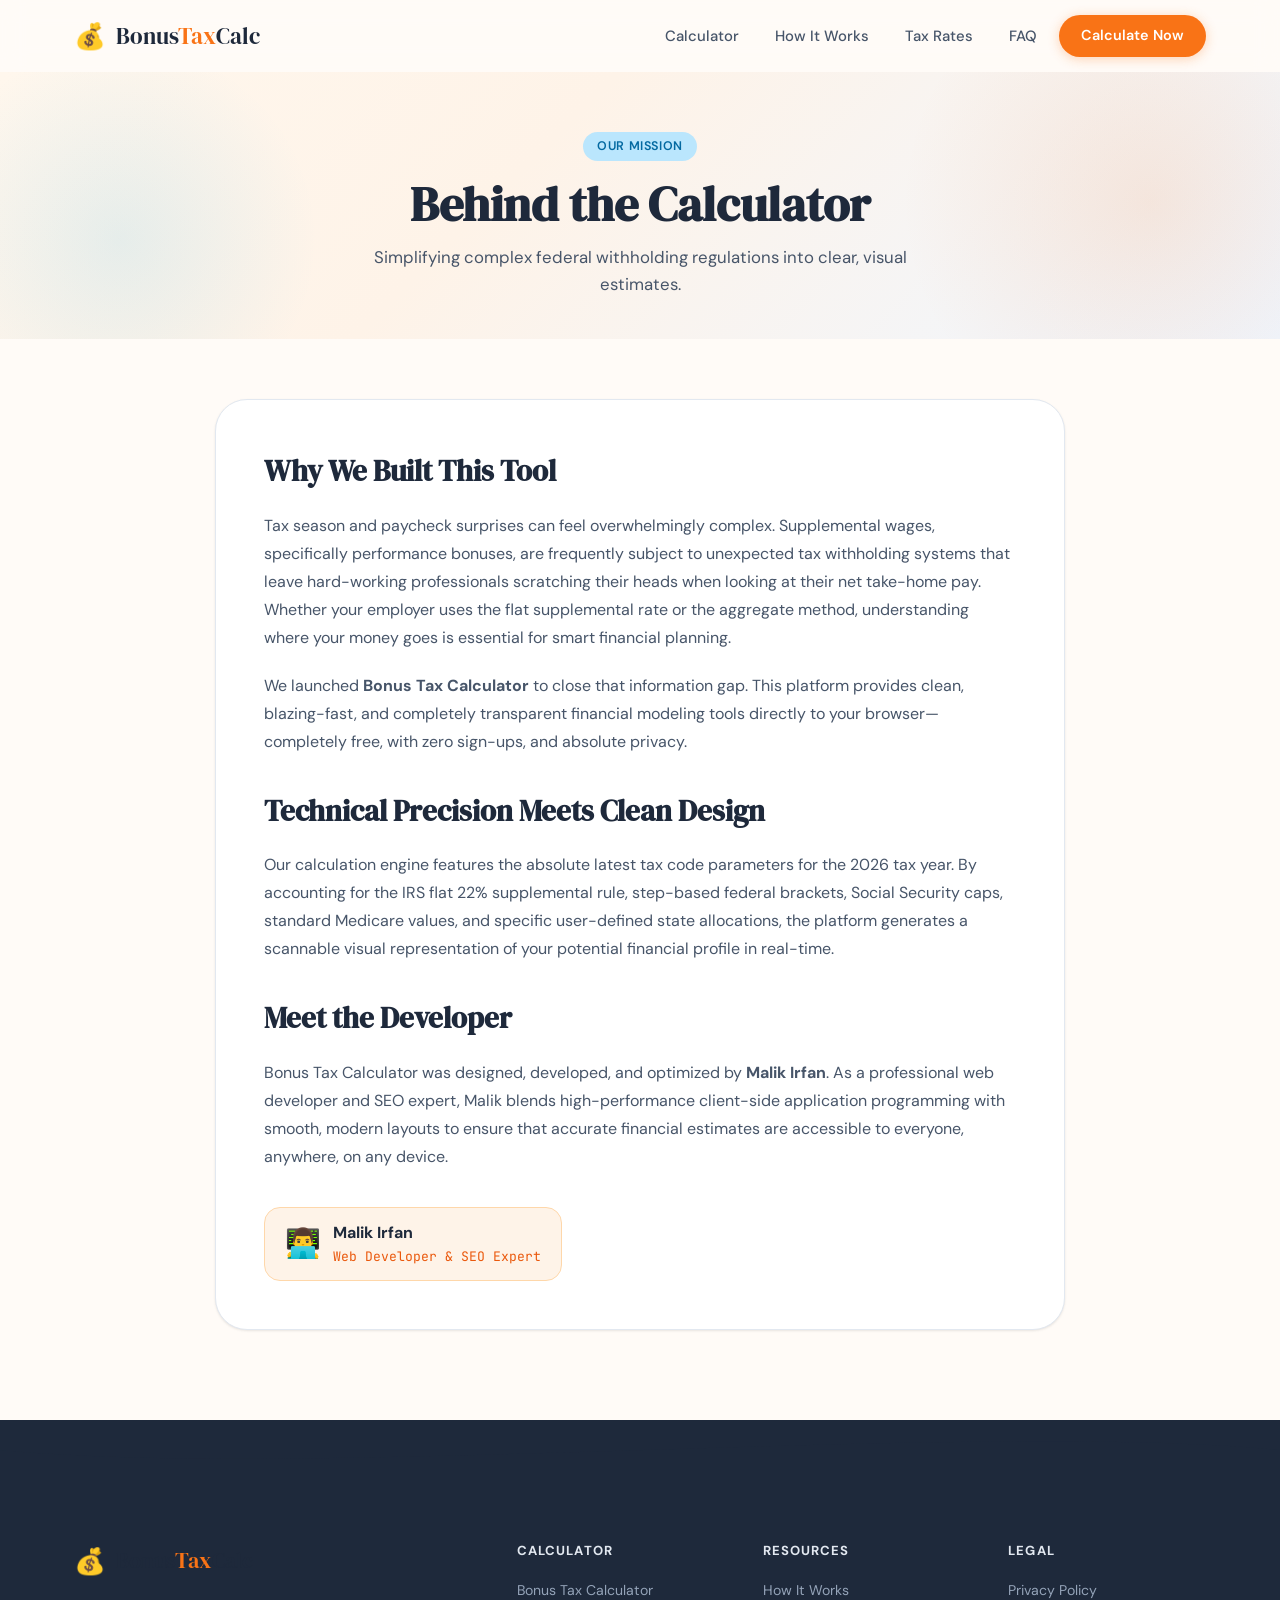
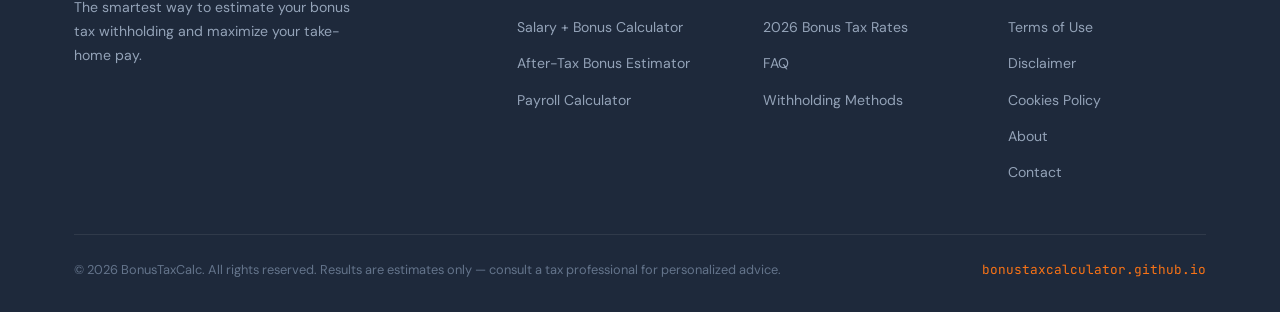
<file: about.html>
<!DOCTYPE html>
<html lang="en">
<head>
  <meta charset="UTF-8" />
  <meta name="viewport" content="width=device-width, initial-scale=1.0" />
  <title>About Us – Bonus Tax Calculator</title>
  <meta name="description" content="Learn more about Bonus Tax Calculator. Built by web developer and SEO expert Malik Irfan to provide fast, reliable, and transparent tax estimation tools." />
  <meta name="robots" content="index, follow" />
  <link rel="canonical" href="https://bonustaxcalculator.github.io/about" />
  <link rel="icon" type="image/png" sizes="32x32" href="/favicon.png">

  

  <link rel="stylesheet" href="style.css" />
  <style>
    .about-content { padding: 60px 0 90px; background: var(--bg); }
    .about-card {
      max-width: 850px; margin: 0 auto; background: var(--bg-card);
      border: 1px solid var(--border); border-radius: var(--radius-xl);
      padding: 48px; box-shadow: var(--shadow-sm);
    }
    .about-card h2 { font-family: var(--font-display); font-size: 1.8rem; color: var(--text-primary); margin: 32px 0 16px; }
    .about-card h2:first-of-type { margin-top: 0; }
    .about-card p { color: var(--text-secondary); margin-bottom: 20px; font-size: 1rem; line-height: 1.75; }
    .author-badge {
      display: inline-flex; align-items: center; gap: 12px;
      background: var(--bg-soft); border: 1.5px solid var(--primary-light);
      padding: 12px 20px; border-radius: var(--radius); margin-top: 16px;
    }
    .author-icon { font-size: 1.8rem; }
    .author-name { font-weight: 700; color: var(--text-primary); }
    .author-title { font-size: 0.82rem; color: var(--primary-dark); font-family: var(--font-mono); }
    @media (max-width: 600px) { .about-card { padding: 24px; } .about-card h2 { font-size: 1.5rem; } }
  </style>
</head>
<body>

  <!-- ===== HEADER ===== -->
  <div id="header-placeholder"></div>

  <main>
    <!-- ===== HERO ===== -->
    <section class="hero" style="padding: 60px 0 40px; text-align: center;">
      <div class="container">
        <span class="tag tag-blue">Our Mission</span>
        <h1 style="font-family: var(--font-display); font-size: clamp(2rem, 5vw, 3rem); margin-bottom: 12px;">Behind the Calculator</h1>
        <p class="section-subtitle" style="max-width: 600px; margin: 0 auto;">Simplifying complex federal withholding regulations into clear, visual estimates.</p>
      </div>
    </section>

    <!-- ===== MAIN CONTENT ===== -->
    <section class="about-content">
      <div class="container">
        <div class="about-card">
          <h2>Why We Built This Tool</h2>
          <p>Tax season and paycheck surprises can feel overwhelmingly complex. Supplemental wages, specifically performance bonuses, are frequently subject to unexpected tax withholding systems that leave hard-working professionals scratching their heads when looking at their net take-home pay. Whether your employer uses the flat supplemental rate or the aggregate method, understanding where your money goes is essential for smart financial planning.</p>
          <p>We launched <strong>Bonus Tax Calculator</strong> to close that information gap. This platform provides clean, blazing-fast, and completely transparent financial modeling tools directly to your browser—completely free, with zero sign-ups, and absolute privacy.</p>

          <h2>Technical Precision Meets Clean Design</h2>
          <p>Our calculation engine features the absolute latest tax code parameters for the 2026 tax year. By accounting for the IRS flat 22% supplemental rule, step-based federal brackets, Social Security caps, standard Medicare values, and specific user-defined state allocations, the platform generates a scannable visual representation of your potential financial profile in real-time.</p>

          <h2>Meet the Developer</h2>
          <p>Bonus Tax Calculator was designed, developed, and optimized by <strong>Malik Irfan</strong>. As a professional web developer and SEO expert, Malik blends high-performance client-side application programming with smooth, modern layouts to ensure that accurate financial estimates are accessible to everyone, anywhere, on any device.</p>

          <div class="author-badge">
            <span class="author-icon">👨‍💻</span>
            <div>
              <div class="author-name">Malik Irfan</div>
              <div class="author-title">Web Developer & SEO Expert</div>
            </div>
          </div>
        </div>
      </div>
    </section>
  </main>

  <!-- ===== FOOTER ===== -->
  <div id="footer-placeholder"></div>

  <!-- Scripts -->
  <script src="js/header.js" defer></script>
  <script src="js/footer.js" defer></script>

</body>
</html>
</file>
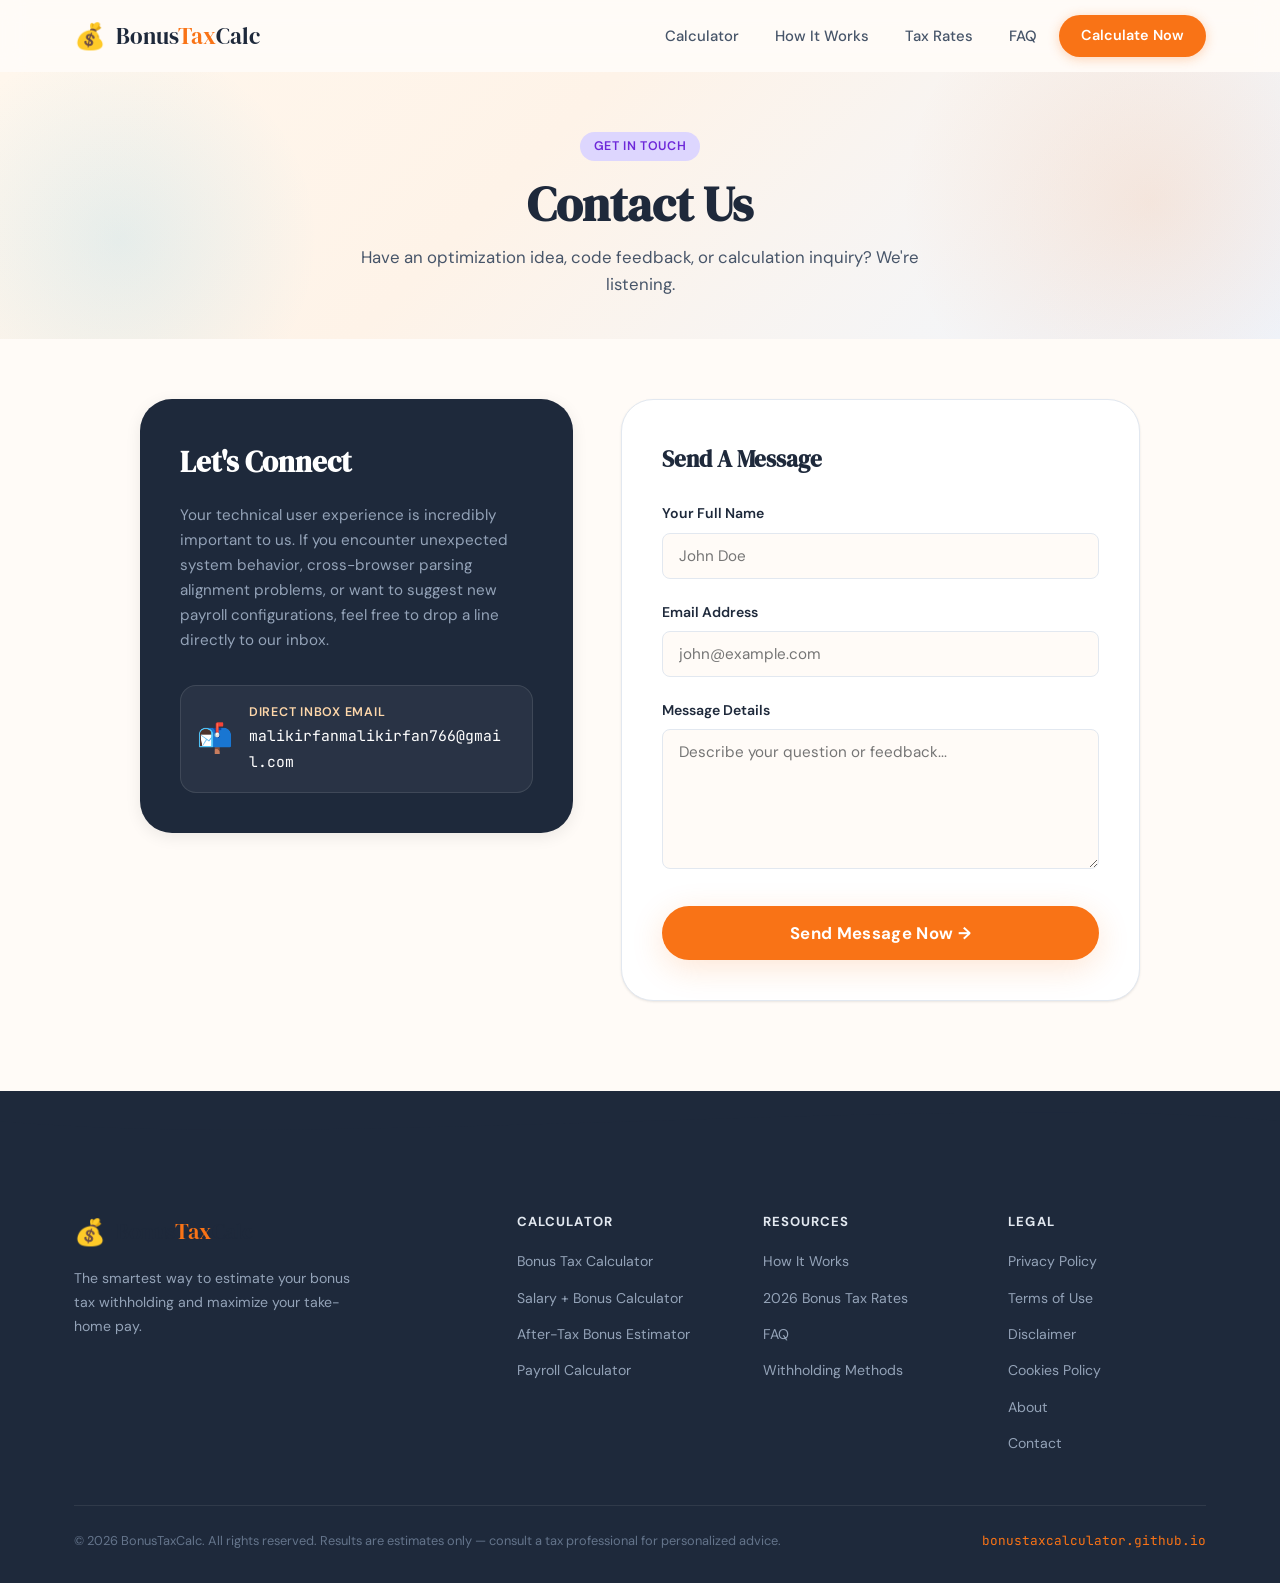
<file: contact.html>
<!DOCTYPE html>
<html lang="en">
<head>
  <meta charset="UTF-8" />
  <meta name="viewport" content="width=device-width, initial-scale=1.0" />
  <title>Contact Us – Bonus Tax Calculator</title>
  <meta name="description" content="Have questions or feedback about our 2026 bonus tax tool? Drop us a line directly. We are always looking to improve our financial applications." />
  <meta name="robots" content="index, follow" />
  <link rel="canonical" href="https://bonustaxcalculator.github.io/contact" />
  <link rel="icon" type="image/png" sizes="32x32" href="/favicon.png">

  

  <link rel="stylesheet" href="style.css" />
  <style>
    .contact-content { padding: 60px 0 90px; background: var(--bg); }
    .contact-grid-layout { display: grid; grid-template-columns: 1fr 1.2fr; gap: 48px; max-width: 1000px; margin: 0 auto; align-items: start; }
    .contact-info-card { background: var(--text-primary); color: white; border-radius: var(--radius-xl); padding: 40px; box-shadow: var(--shadow); }
    .contact-info-card h2 { font-family: var(--font-display); font-size: 1.8rem; margin-bottom: 16px; color: white; }
    .contact-info-card p { color: #94a3b8; font-size: 0.95rem; margin-bottom: 32px; line-height: 1.65; }
    .contact-method { display: flex; align-items: center; gap: 16px; background: rgba(255,255,255,0.05); padding: 16px; border-radius: var(--radius); border: 1px solid rgba(255,255,255,0.1); }
    .contact-method-icon { font-size: 1.8rem; }
    .contact-method-label { font-size: 0.78rem; text-transform: uppercase; letter-spacing: 0.06em; color: var(--primary-light); font-weight: 600; }
    .contact-method-value a { color: white; text-decoration: none; font-family: var(--font-mono); font-size: 0.92rem; transition: color var(--transition); word-break: break-all; }
    .contact-method-value a:hover { color: var(--primary); }
    
    .contact-form-card { background: white; border: 1px solid var(--border); border-radius: var(--radius-xl); padding: 40px; box-shadow: var(--shadow-sm); }
    .contact-form-card h3 { font-family: var(--font-display); font-size: 1.45rem; margin-bottom: 24px; }
    .form-textarea { width: 100%; min-height: 140px; resize: vertical; padding: 12px 16px; border-radius: var(--radius-sm); border: 1.5px solid var(--border); background: var(--bg); color: var(--text-primary); font-family: var(--font-body); font-size: 0.95rem; outline: none; transition: border-color var(--transition); }
    .form-textarea:focus { border-color: var(--primary); box-shadow: 0 0 0 3px rgba(249,115,22,0.12); }

    @media (max-width: 850px) { .contact-grid-layout { grid-template-columns: 1fr; gap: 32px; } }
    @media (max-width: 500px) { .contact-info-card, .contact-form-card { padding: 24px; } }
  </style>
</head>
<body>

  <!-- ===== HEADER ===== -->
  <div id="header-placeholder"></div>

  <main>
    <!-- ===== HERO ===== -->
    <section class="hero" style="padding: 60px 0 40px; text-align: center;">
      <div class="container">
        <span class="tag tag-purple">Get In Touch</span>
        <h1 style="font-family: var(--font-display); font-size: clamp(2rem, 5vw, 3rem); margin-bottom: 12px;">Contact Us</h1>
        <p class="section-subtitle" style="max-width: 600px; margin: 0 auto;">Have an optimization idea, code feedback, or calculation inquiry? We're listening.</p>
      </div>
    </section>

    <!-- ===== CONTACT GRID ===== -->
    <section class="contact-content">
      <div class="container">
        <div class="contact-grid-layout">
          
          <!-- LEFT SIDE: INFO -->
          <div class="contact-info-card">
            <h2>Let's Connect</h2>
            <p>Your technical user experience is incredibly important to us. If you encounter unexpected system behavior, cross-browser parsing alignment problems, or want to suggest new payroll configurations, feel free to drop a line directly to our inbox.</p>
            
            <div class="contact-method">
              <span class="contact-method-icon">📬</span>
              <div>
                <div class="contact-method-label">Direct Inbox Email</div>
                <div class="contact-method-value">
                  <a href="mailto:malikirfanmalikirfan766@gmail.com">malikirfanmalikirfan766@gmail.com</a>
                </div>
              </div>
            </div>
          </div>

          <!-- RIGHT SIDE: INTERACTIVE PLACEHOLDER FORM -->
          <div class="contact-form-card">
            <h3>Send A Message</h3>
            <form action="https://formspree.io/f/YOUR_FORM_ID_HERE" method="POST" id="contact-form">
              <div class="form-group">
                <label class="form-label" for="contact-name">Your Full Name</label>
                <input class="form-input" type="text" id="contact-name" name="name" placeholder="John Doe" required />
              </div>
              <div class="form-group">
                <label class="form-label" for="contact-email">Email Address</label>
                <input class="form-input" type="email" id="contact-email" name="email" placeholder="john@example.com" required />
              </div>
              <div class="form-group" style="margin-bottom: 28px;">
                <label class="form-label" for="contact-message">Message Details</label>
                <textarea class="form-textarea" id="contact-message" name="message" placeholder="Describe your question or feedback..." required></textarea>
              </div>
              <button type="submit" class="calc-submit" style="margin-top:0;">Send Message Now →</button>
            </form>
          </div>

        </div>
      </div>
    </section>
  </main>

  <!-- ===== FOOTER ===== -->
  <div id="footer-placeholder"></div>

  <!-- Scripts -->
  <script src="js/header.js" defer></script>
  <script src="js/footer.js" defer></script>

</body>
</html>
</file>
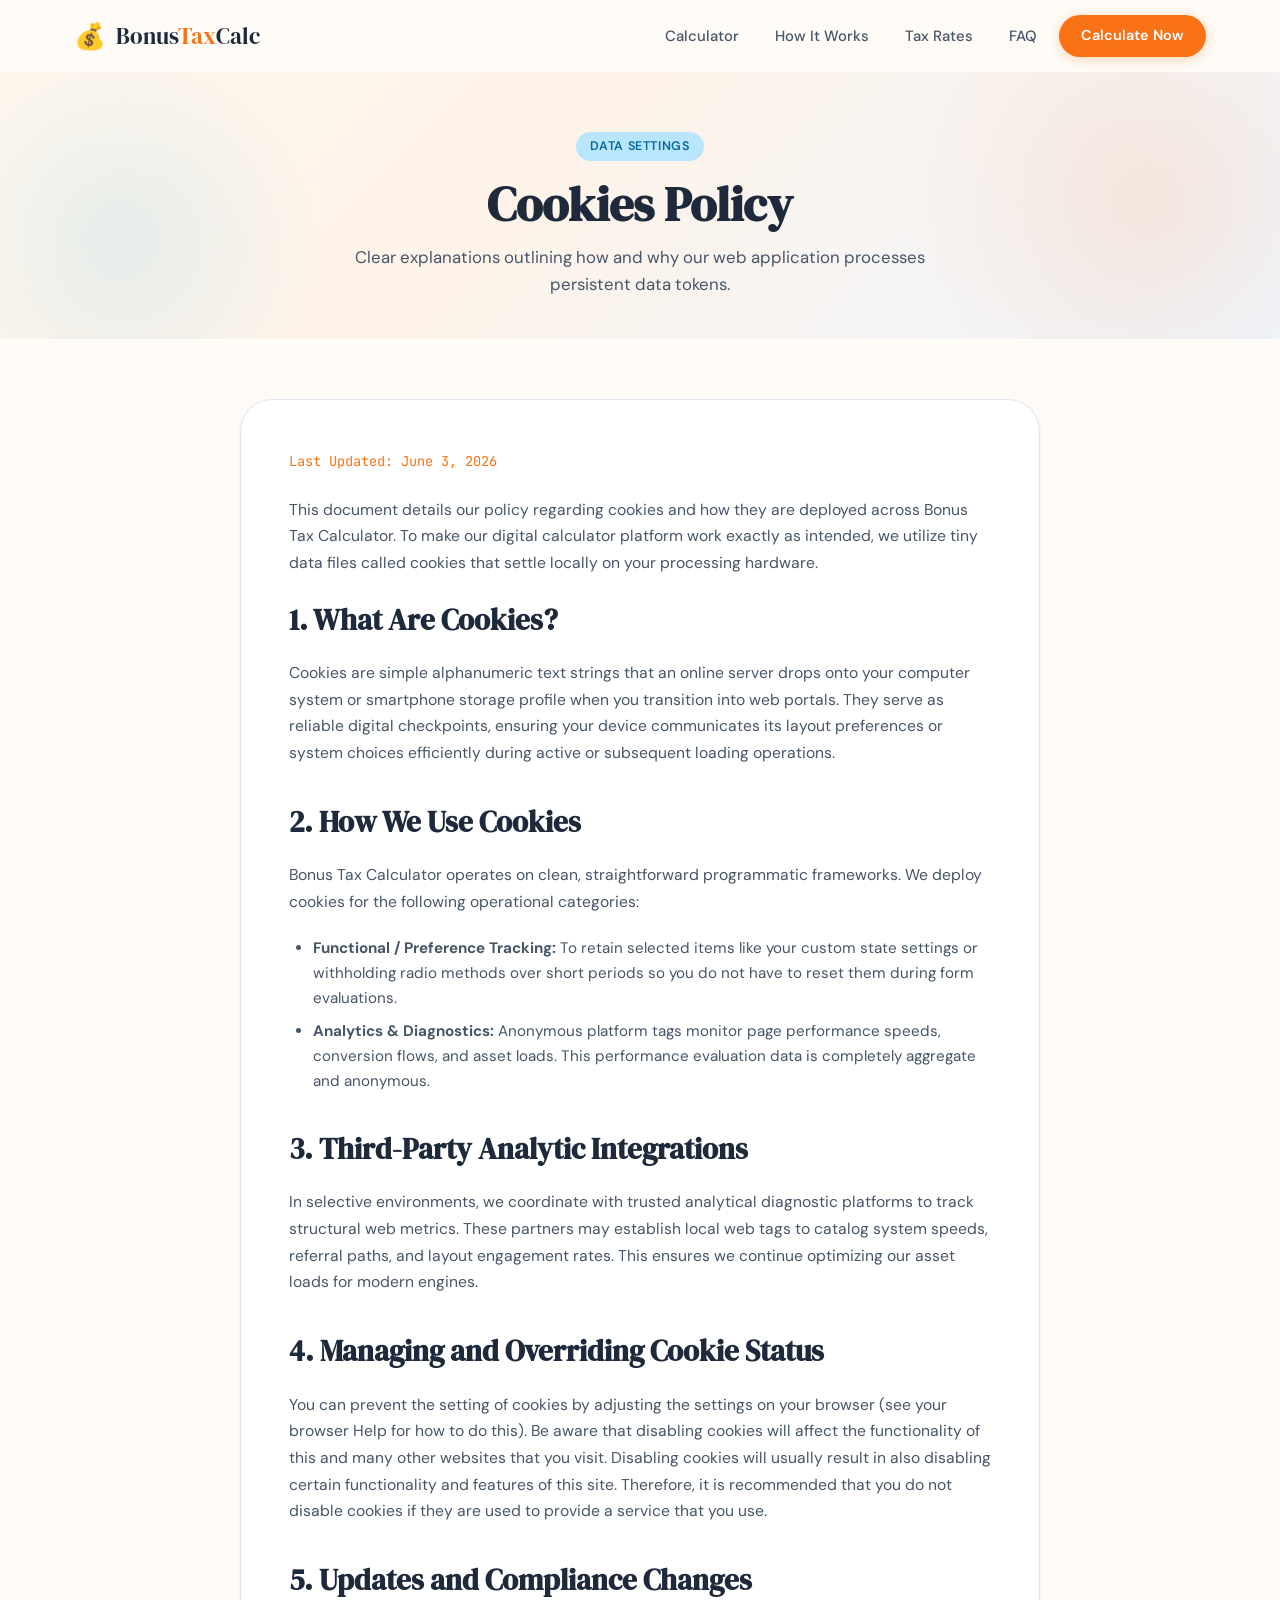
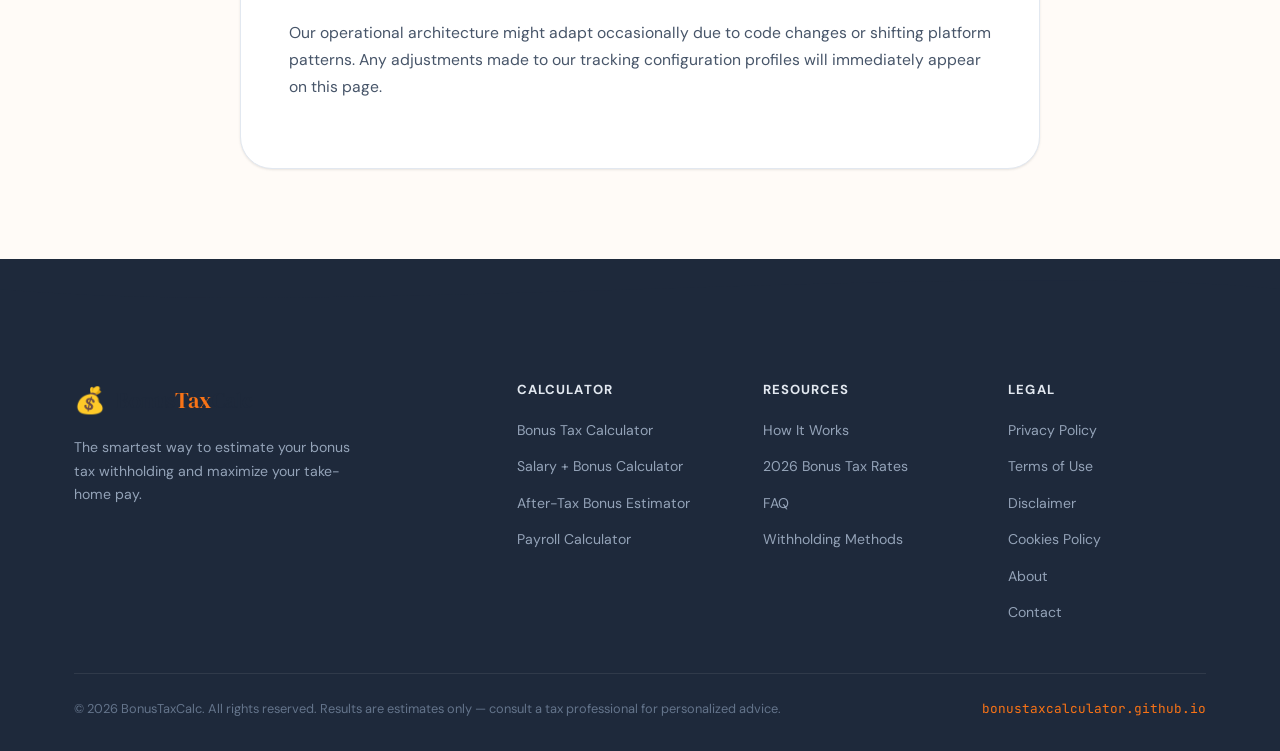
<file: cookies.html>
<!DOCTYPE html>
<html lang="en">
<head>
  <meta charset="UTF-8" />
  <meta name="viewport" content="width=device-width, initial-scale=1.0" />
  <title>Cookies Policy – Bonus Tax Calculator</title>
  <meta name="description" content="Cookies Policy for Bonus Tax Calculator. Find out exactly how we deploy lightweight tracking data elements to evaluate tool metrics and system parameters." />
  <meta name="robots" content="index, follow" />
  <link rel="canonical" href="https://bonustaxcalculator.github.io/cookies" />
  <link rel="icon" type="image/png" sizes="32x32" href="/favicon.png">

  

  <link rel="stylesheet" href="style.css" />
  <style>
    .legal-content { padding: 60px 0 90px; background: var(--bg); }
    .legal-wrapper {
      max-width: 800px; margin: 0 auto; background: var(--bg-card);
      border: 1px solid var(--border); border-radius: var(--radius-xl);
      padding: 48px; box-shadow: var(--shadow-sm);
    }
    .legal-wrapper h2 { font-family: var(--font-display); font-size: 1.8rem; color: var(--text-primary); margin: 32px 0 16px; }
    .legal-wrapper h2:first-of-type { margin-top: 0; }
    .legal-wrapper p { color: var(--text-secondary); margin-bottom: 20px; font-size: 0.98rem; line-height: 1.7; }
    .legal-wrapper ul { margin-bottom: 24px; padding-left: 24px; }
    .legal-wrapper li { color: var(--text-secondary); font-size: 0.95rem; margin-bottom: 8px; }
    .last-updated { font-family: var(--font-mono); font-size: 0.85rem; color: var(--primary); margin-bottom: 24px; display: inline-block; }
    @media (max-width: 600px) { .legal-wrapper { padding: 24px; } .legal-wrapper h2 { font-size: 1.5rem; } }
  </style>
</head>
<body>

  <!-- ===== HEADER ===== -->
  <div id="header-placeholder"></div>

  <main>
    <!-- ===== HERO ===== -->
    <section class="hero" style="padding: 60px 0 40px; text-align: center;">
      <div class="container">
        <span class="tag tag-blue">Data Settings</span>
        <h1 style="font-family: var(--font-display); font-size: clamp(2rem, 5vw, 3rem); margin-bottom: 12px;">Cookies Policy</h1>
        <p class="section-subtitle" style="max-width: 600px; margin: 0 auto;">Clear explanations outlining how and why our web application processes persistent data tokens.</p>
      </div>
    </section>

    <!-- ===== COOKIE CONTENT ===== -->
    <section class="legal-content">
      <div class="container">
        <div class="legal-wrapper">
          <span class="last-updated">Last Updated: June 3, 2026</span>
          
          <p>This document details our policy regarding cookies and how they are deployed across Bonus Tax Calculator. To make our digital calculator platform work exactly as intended, we utilize tiny data files called cookies that settle locally on your processing hardware.</p>

          <h2>1. What Are Cookies?</h2>
          <p>Cookies are simple alphanumeric text strings that an online server drops onto your computer system or smartphone storage profile when you transition into web portals. They serve as reliable digital checkpoints, ensuring your device communicates its layout preferences or system choices efficiently during active or subsequent loading operations.</p>

          <h2>2. How We Use Cookies</h2>
          <p>Bonus Tax Calculator operates on clean, straightforward programmatic frameworks. We deploy cookies for the following operational categories:</p>
          <ul>
            <li><strong>Functional / Preference Tracking:</strong> To retain selected items like your custom state settings or withholding radio methods over short periods so you do not have to reset them during form evaluations.</li>
            <li><strong>Analytics & Diagnostics:</strong> Anonymous platform tags monitor page performance speeds, conversion flows, and asset loads. This performance evaluation data is completely aggregate and anonymous.</li>
          </ul>

          <h2>3. Third-Party Analytic Integrations</h2>
          <p>In selective environments, we coordinate with trusted analytical diagnostic platforms to track structural web metrics. These partners may establish local web tags to catalog system speeds, referral paths, and layout engagement rates. This ensures we continue optimizing our asset loads for modern engines.</p>

          <h2>4. Managing and Overriding Cookie Status</h2>
          <p>You can prevent the setting of cookies by adjusting the settings on your browser (see your browser Help for how to do this). Be aware that disabling cookies will affect the functionality of this and many other websites that you visit. Disabling cookies will usually result in also disabling certain functionality and features of this site. Therefore, it is recommended that you do not disable cookies if they are used to provide a service that you use.</p>

          <h2>5. Updates and Compliance Changes</h2>
          <p>Our operational architecture might adapt occasionally due to code changes or shifting platform patterns. Any adjustments made to our tracking configuration profiles will immediately appear on this page.</p>
        </div>
      </div>
    </section>
  </main>

  <!-- ===== FOOTER ===== -->
  <div id="footer-placeholder"></div>

  <!-- Scripts -->
  <script src="js/header.js" defer></script>
  <script src="js/footer.js" defer></script>

</body>
</html>
</file>
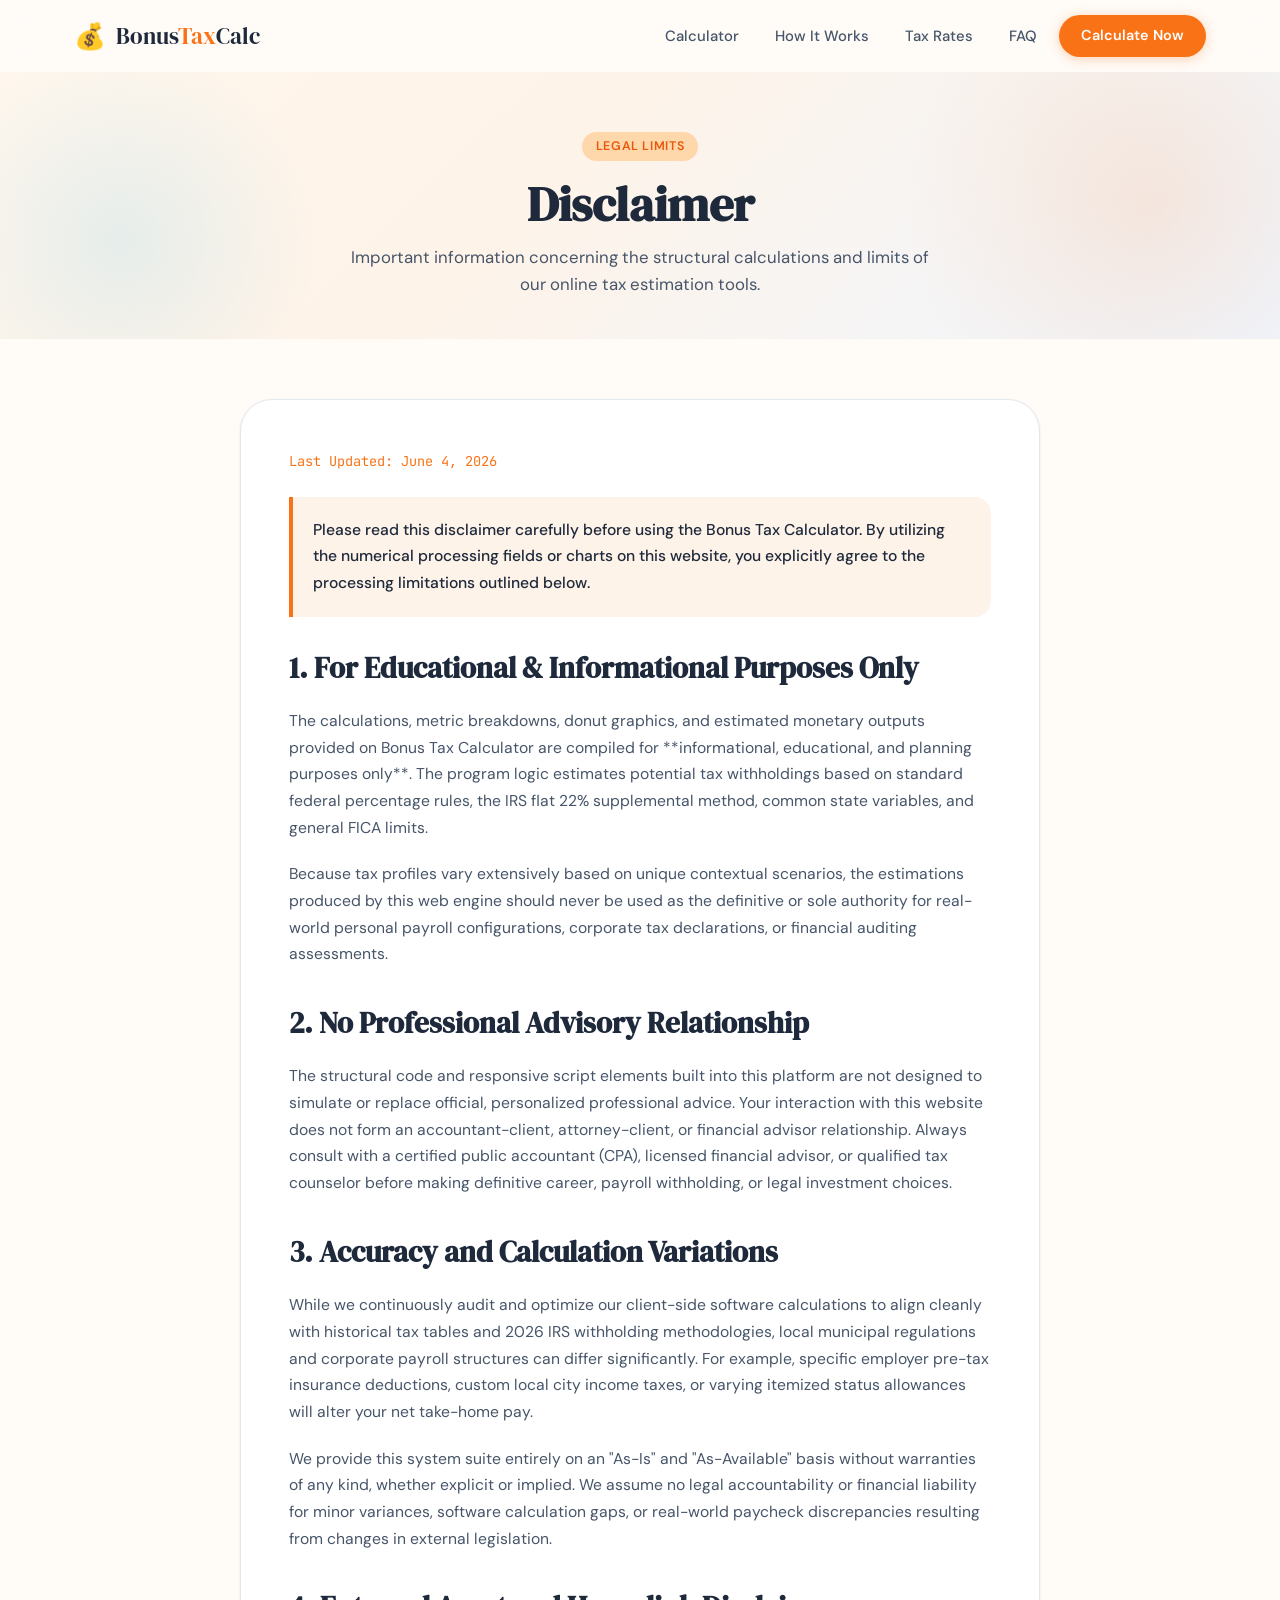
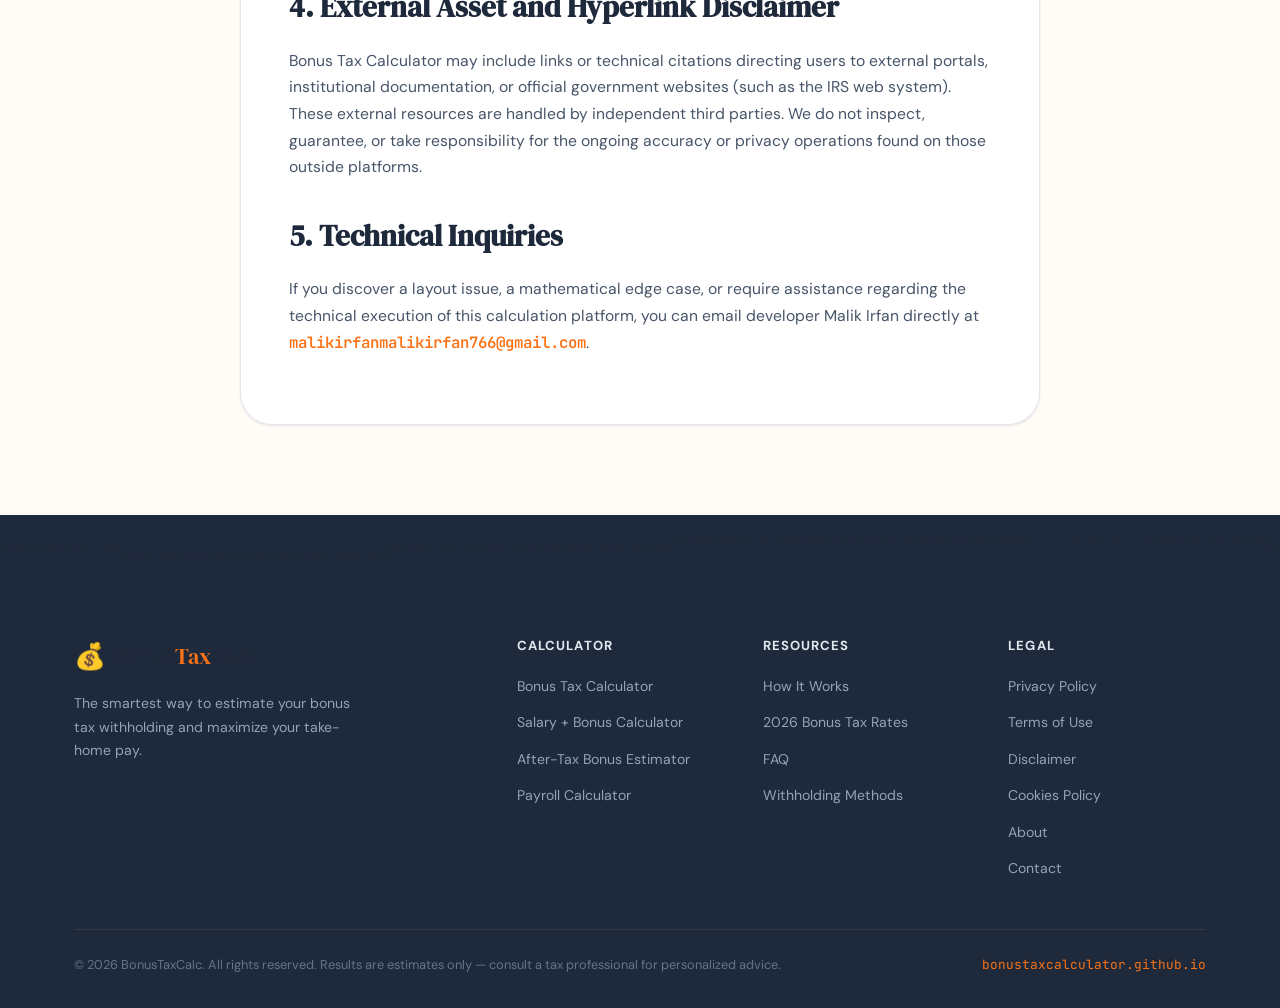
<file: disclaimer.html>
<!DOCTYPE html>
<html lang="en">
<head>
  <meta charset="UTF-8" />
  <meta name="viewport" content="width=device-width, initial-scale=1.0" />
  <title>Disclaimer – Bonus Tax Calculator</title>
  <meta name="description" content="Legal, professional, and financial disclaimer for Bonus Tax Calculator. Our interactive calculations are intended strictly for educational and estimation purposes." />
  <meta name="robots" content="index, follow" />
  <link rel="canonical" href="https://bonustaxcalculator.github.io/disclaimer" />
  <link rel="icon" type="image/png" sizes="32x32" href="/favicon.png">

  
  <link rel="stylesheet" href="style.css" />
  <style>
    /* Content Page Layout Adjustments */
    .legal-content {
      padding: 60px 0 90px;
      background: var(--bg);
    }
    .legal-wrapper {
      max-width: 800px;
      margin: 0 auto;
      background: var(--bg-card);
      border: 1px solid var(--border);
      border-radius: var(--radius-xl);
      padding: 48px;
      box-shadow: var(--shadow-sm);
    }
    .legal-wrapper h2 {
      font-family: var(--font-display);
      font-size: 1.8rem;
      color: var(--text-primary);
      margin: 32px 0 16px;
    }
    .legal-wrapper h2:first-of-type {
      margin-top: 0;
    }
    .legal-wrapper p {
      color: var(--text-secondary);
      margin-bottom: 20px;
      font-size: 0.98rem;
      line-height: 1.7;
    }
    .legal-callout-box {
      background: var(--bg-soft);
      border-left: 4px solid var(--primary);
      padding: 20px;
      border-radius: 0 var(--radius) var(--radius) 0;
      margin-bottom: 28px;
    }
    .legal-callout-box p {
      margin-bottom: 0;
      font-weight: 500;
      color: var(--text-primary);
    }
    .last-updated {
      font-family: var(--font-mono);
      font-size: 0.85rem;
      color: var(--primary);
      margin-bottom: 24px;
      display: inline-block;
    }
    @media (max-width: 600px) {
      .legal-wrapper { padding: 24px; }
      .legal-wrapper h2 { font-size: 1.5rem; }
    }
  </style>
</head>
<body>

  <!-- ===== HEADER ===== -->
  <div id="header-placeholder"></div>

  <main>
    <!-- ===== HERO / TOP HEADER ===== -->
    <section class="hero" style="padding: 60px 0 40px; text-align: center;">
      <div class="container">
        <span class="tag tag-red">Legal Limits</span>
        <h1 style="font-family: var(--font-display); font-size: clamp(2rem, 5vw, 3rem); margin-bottom: 12px;">Disclaimer</h1>
        <p class="section-subtitle" style="max-width: 600px; margin: 0 auto;">Important information concerning the structural calculations and limits of our online tax estimation tools.</p>
      </div>
    </section>

    <!-- ===== MAIN LEGAL CONTENT ===== -->
    <section class="legal-content">
      <div class="container">
        <div class="legal-wrapper">
          <span class="last-updated">Last Updated: June 4, 2026</span>
          
          <div class="legal-callout-box">
            <p>Please read this disclaimer carefully before using the Bonus Tax Calculator. By utilizing the numerical processing fields or charts on this website, you explicitly agree to the processing limitations outlined below.</p>
          </div>

          <h2>1. For Educational & Informational Purposes Only</h2>
          <p>The calculations, metric breakdowns, donut graphics, and estimated monetary outputs provided on Bonus Tax Calculator are compiled for **informational, educational, and planning purposes only**. The program logic estimates potential tax withholdings based on standard federal percentage rules, the IRS flat 22% supplemental method, common state variables, and general FICA limits.</p>
          <p>Because tax profiles vary extensively based on unique contextual scenarios, the estimations produced by this web engine should never be used as the definitive or sole authority for real-world personal payroll configurations, corporate tax declarations, or financial auditing assessments.</p>

          <h2>2. No Professional Advisory Relationship</h2>
          <p>The structural code and responsive script elements built into this platform are not designed to simulate or replace official, personalized professional advice. Your interaction with this website does not form an accountant-client, attorney-client, or financial advisor relationship. Always consult with a certified public accountant (CPA), licensed financial advisor, or qualified tax counselor before making definitive career, payroll withholding, or legal investment choices.</p>

          <h2>3. Accuracy and Calculation Variations</h2>
          <p>While we continuously audit and optimize our client-side software calculations to align cleanly with historical tax tables and 2026 IRS withholding methodologies, local municipal regulations and corporate payroll structures can differ significantly. For example, specific employer pre-tax insurance deductions, custom local city income taxes, or varying itemized status allowances will alter your net take-home pay.</p>
          <p>We provide this system suite entirely on an "As-Is" and "As-Available" basis without warranties of any kind, whether explicit or implied. We assume no legal accountability or financial liability for minor variances, software calculation gaps, or real-world paycheck discrepancies resulting from changes in external legislation.</p>

          <h2>4. External Asset and Hyperlink Disclaimer</h2>
          <p>Bonus Tax Calculator may include links or technical citations directing users to external portals, institutional documentation, or official government websites (such as the IRS web system). These external resources are handled by independent third parties. We do not inspect, guarantee, or take responsibility for the ongoing accuracy or privacy operations found on those outside platforms.</p>

          <h2>5. Technical Inquiries</h2>
          <p>If you discover a layout issue, a mathematical edge case, or require assistance regarding the technical execution of this calculation platform, you can email developer Malik Irfan directly at <a href="mailto:malikirfanmalikirfan766@gmail.com" style="color: var(--primary); font-family: var(--font-mono); font-weight: 600; text-decoration: none;">malikirfanmalikirfan766@gmail.com</a>.</p>
        </div>
      </div>
    </section>
  </main>

  <!-- ===== FOOTER ===== -->
  <div id="footer-placeholder"></div>

  <!-- Scripts -->
  <script src="js/header.js" defer></script>
  <script src="js/footer.js" defer></script>

</body>
</html>
</file>
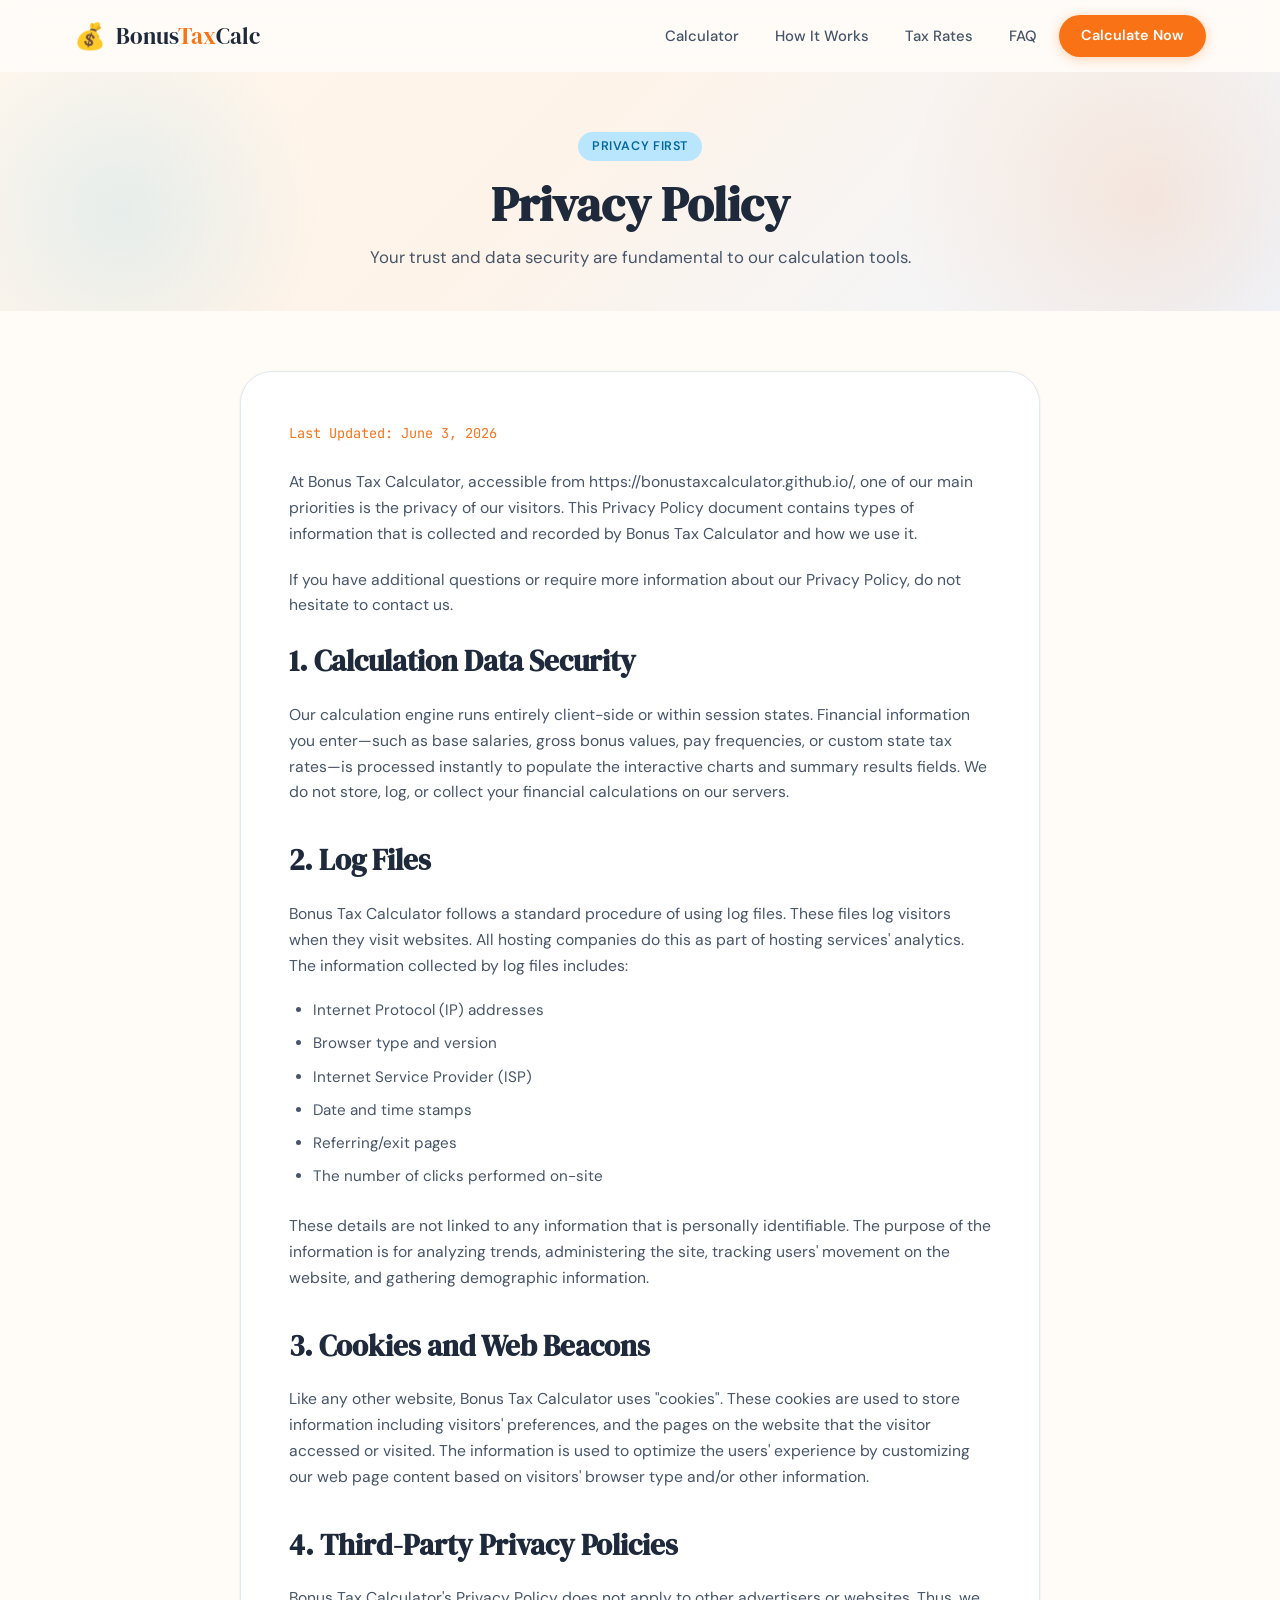
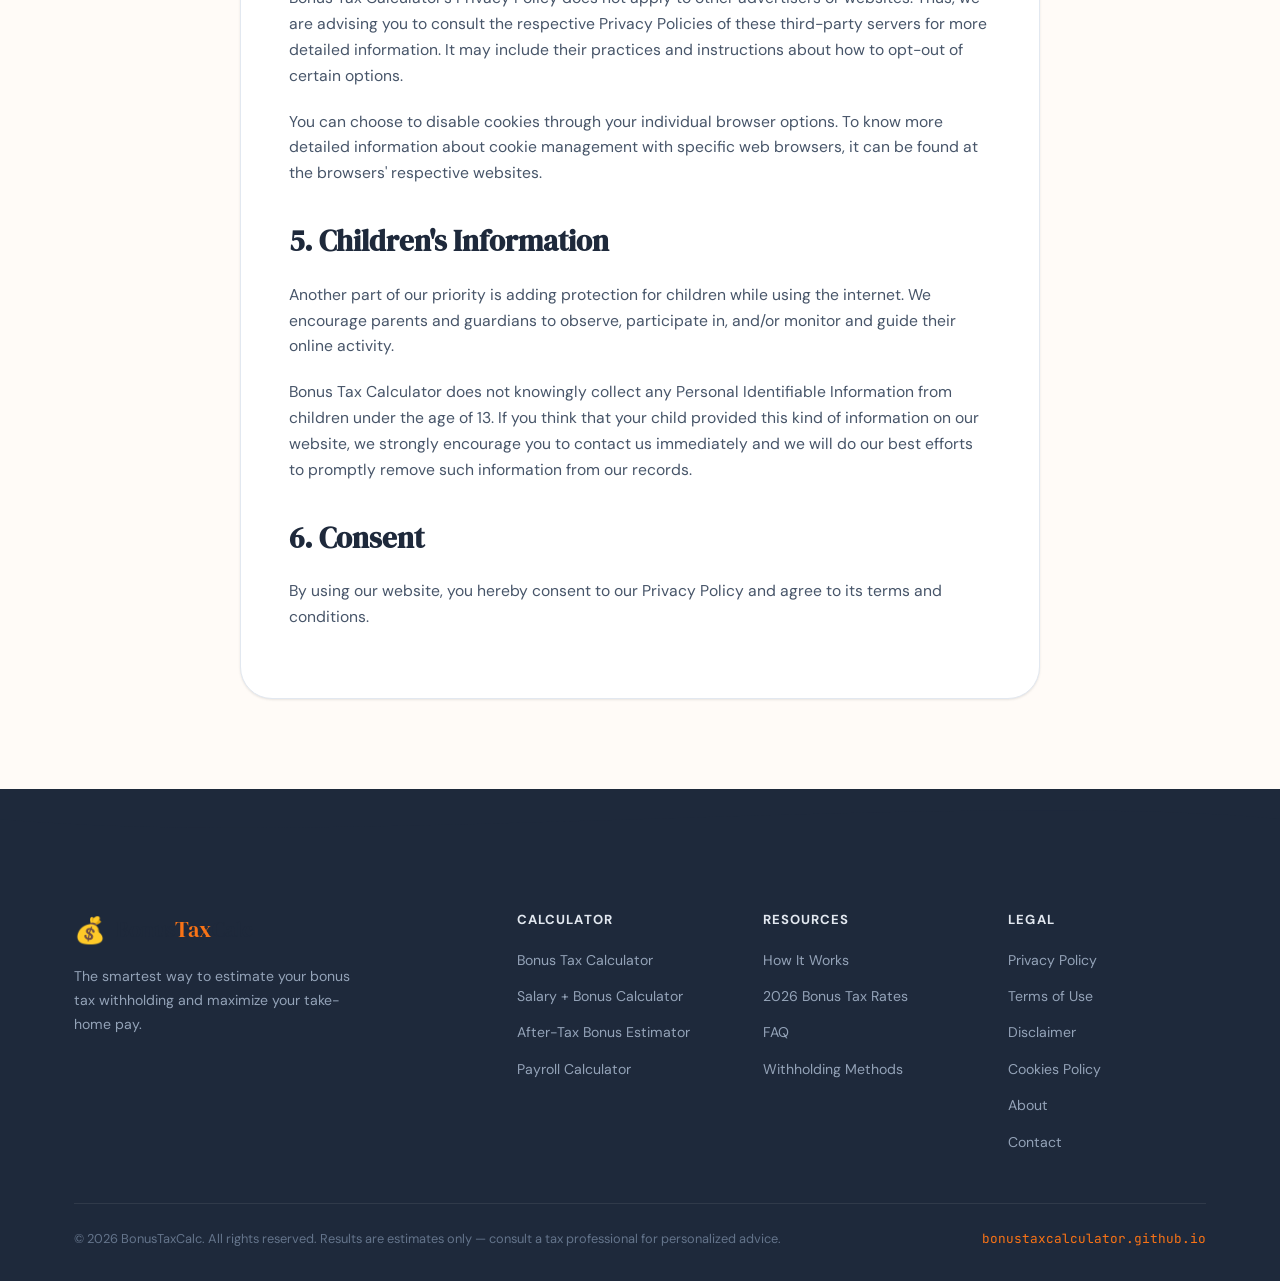
<file: privacy.html>
<!DOCTYPE html>
<html lang="en">
<head>
  <meta charset="UTF-8" />
  <meta name="viewport" content="width=device-width, initial-scale=1.0" />
  <title>Privacy Policy – Bonus Tax Calculator</title>
  <meta name="description" content="Privacy Policy for Bonus Tax Calculator. Learn how we handle your data. Our calculations are private and secure, with no sign-up or registration required." />
  <meta name="robots" content="index, follow" />
  <link rel="canonical" href="https://bonustaxcalculator.github.io/privacy" />
  <link rel="icon" type="image/png" sizes="32x32" href="/favicon.png">

  <!-- Schema Markup -->
  <script type="application/ld+json">
  {
    "@context": "https://schema.org",
    "@graph": [
      {
        "@type": "WebPage",
        "@id": "https://bonustaxcalculator.github.io/privacy.html#webpage",
        "url": "https://bonustaxcalculator.github.io/privacy.html",
        "name": "Privacy Policy - Bonus Tax Calculator",
        "description": "Information detailing data collection and processing policies of the online calculation utility.",
        "inLanguage": "en-US"
      }
    ]
  }
  </script>

  <link rel="stylesheet" href="style.css" />
  <style>
    /* Content Page Layout Adjustments */
    .legal-content {
      padding: 60px 0 90px;
      background: var(--bg);
    }
    .legal-wrapper {
      max-width: 800px;
      margin: 0 auto;
      background: var(--bg-card);
      border: 1px solid var(--border);
      border-radius: var(--radius-xl);
      padding: 48px;
      box-shadow: var(--shadow-sm);
    }
    .legal-wrapper h2 {
      font-family: var(--font-display);
      font-size: 1.8rem;
      color: var(--text-primary);
      margin: 32px 0 16px;
    }
    .legal-wrapper h2:first-of-type {
      margin-top: 0;
    }
    .legal-wrapper p {
      color: var(--text-secondary);
      margin-bottom: 20px;
      font-size: 0.98rem;
    }
    .legal-wrapper ul {
      margin-bottom: 24px;
      padding-left: 24px;
    }
    .legal-wrapper li {
      color: var(--text-secondary);
      font-size: 0.95rem;
      margin-bottom: 8px;
    }
    .last-updated {
      font-family: var(--font-mono);
      font-size: 0.85rem;
      color: var(--primary);
      margin-bottom: 24px;
      display: inline-block;
    }
    @media (max-width: 600px) {
      .legal-wrapper { padding: 24px; }
      .legal-wrapper h2 { font-size: 1.5rem; }
    }
  </style>
</head>
<body>

  <!-- ===== HEADER ===== -->
  <div id="header-placeholder"></div>

  <main>
    <!-- ===== HERO / TOP HEADER ===== -->
    <section class="hero" style="padding: 60px 0 40px; text-align: center;">
      <div class="container">
        <span class="tag tag-blue">Privacy First</span>
        <h1 style="font-family: var(--font-display); font-size: clamp(2rem, 5vw, 3rem); margin-bottom: 12px;">Privacy Policy</h1>
        <p class="section-subtitle" style="max-width: 600px; margin: 0 auto;">Your trust and data security are fundamental to our calculation tools.</p>
      </div>
    </section>

    <!-- ===== MAIN LEGAL CONTENT ===== -->
    <section class="legal-content">
      <div class="container">
        <div class="legal-wrapper">
          <span class="last-updated">Last Updated: June 3, 2026</span>
          
          <p>At Bonus Tax Calculator, accessible from https://bonustaxcalculator.github.io/, one of our main priorities is the privacy of our visitors. This Privacy Policy document contains types of information that is collected and recorded by Bonus Tax Calculator and how we use it.</p>
          
          <p>If you have additional questions or require more information about our Privacy Policy, do not hesitate to contact us.</p>

          <h2>1. Calculation Data Security</h2>
          <p>Our calculation engine runs entirely client-side or within session states. Financial information you enter—such as base salaries, gross bonus values, pay frequencies, or custom state tax rates—is processed instantly to populate the interactive charts and summary results fields. We do not store, log, or collect your financial calculations on our servers.</p>

          <h2>2. Log Files</h2>
          <p>Bonus Tax Calculator follows a standard procedure of using log files. These files log visitors when they visit websites. All hosting companies do this as part of hosting services' analytics. The information collected by log files includes:</p>
          <ul>
            <li>Internet Protocol (IP) addresses</li>
            <li>Browser type and version</li>
            <li>Internet Service Provider (ISP)</li>
            <li>Date and time stamps</li>
            <li>Referring/exit pages</li>
            <li>The number of clicks performed on-site</li>
          </ul>
          <p>These details are not linked to any information that is personally identifiable. The purpose of the information is for analyzing trends, administering the site, tracking users' movement on the website, and gathering demographic information.</p>

          <h2>3. Cookies and Web Beacons</h2>
          <p>Like any other website, Bonus Tax Calculator uses "cookies". These cookies are used to store information including visitors' preferences, and the pages on the website that the visitor accessed or visited. The information is used to optimize the users' experience by customizing our web page content based on visitors' browser type and/or other information.</p>

          <h2>4. Third-Party Privacy Policies</h2>
          <p>Bonus Tax Calculator's Privacy Policy does not apply to other advertisers or websites. Thus, we are advising you to consult the respective Privacy Policies of these third-party servers for more detailed information. It may include their practices and instructions about how to opt-out of certain options.</p>
          <p>You can choose to disable cookies through your individual browser options. To know more detailed information about cookie management with specific web browsers, it can be found at the browsers' respective websites.</p>

          <h2>5. Children's Information</h2>
          <p>Another part of our priority is adding protection for children while using the internet. We encourage parents and guardians to observe, participate in, and/or monitor and guide their online activity.</p>
          <p>Bonus Tax Calculator does not knowingly collect any Personal Identifiable Information from children under the age of 13. If you think that your child provided this kind of information on our website, we strongly encourage you to contact us immediately and we will do our best efforts to promptly remove such information from our records.</p>

          <h2>6. Consent</h2>
          <p>By using our website, you hereby consent to our Privacy Policy and agree to its terms and conditions.</p>
        </div>
      </div>
    </section>
  </main>

  <!-- ===== FOOTER ===== -->
  <div id="footer-placeholder"></div>

  <!-- Scripts -->
  <script src="js/header.js" defer></script>
  <script src="js/footer.js" defer></script>

</body>
</html>
</file>
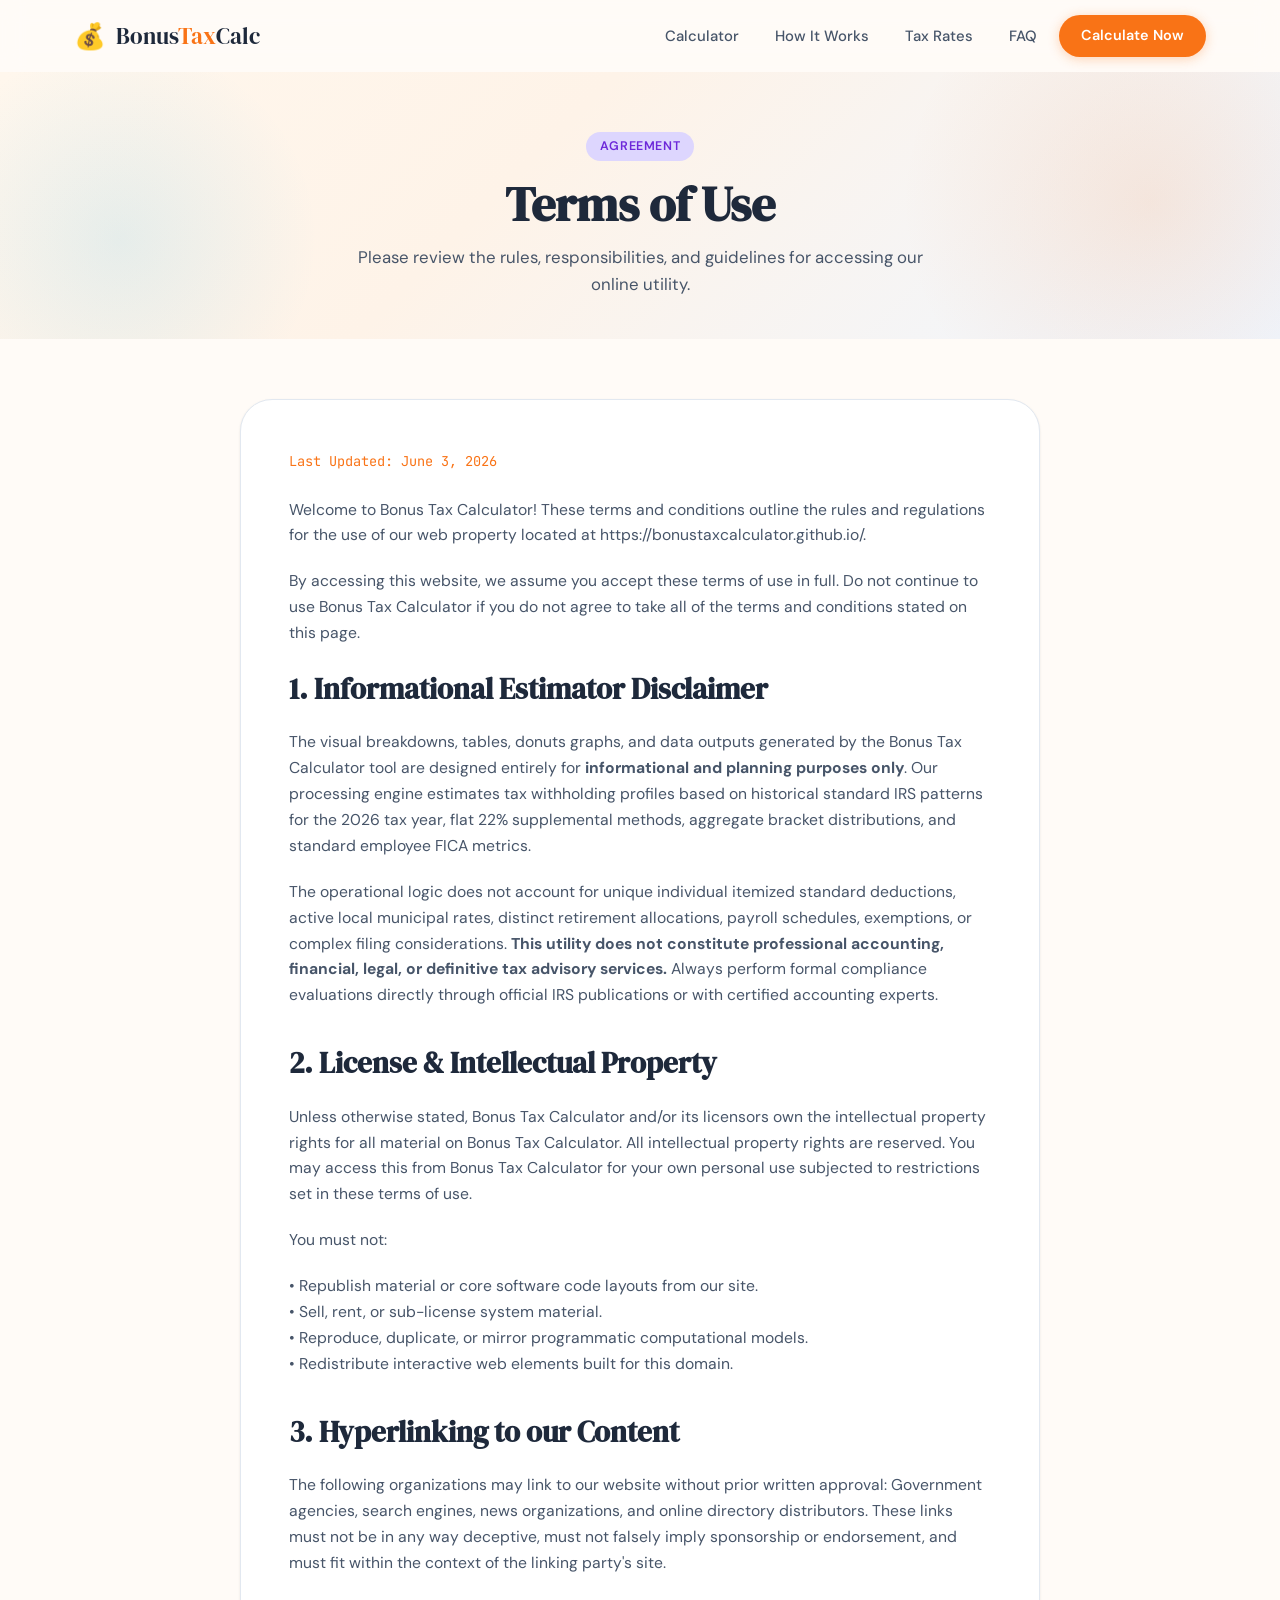
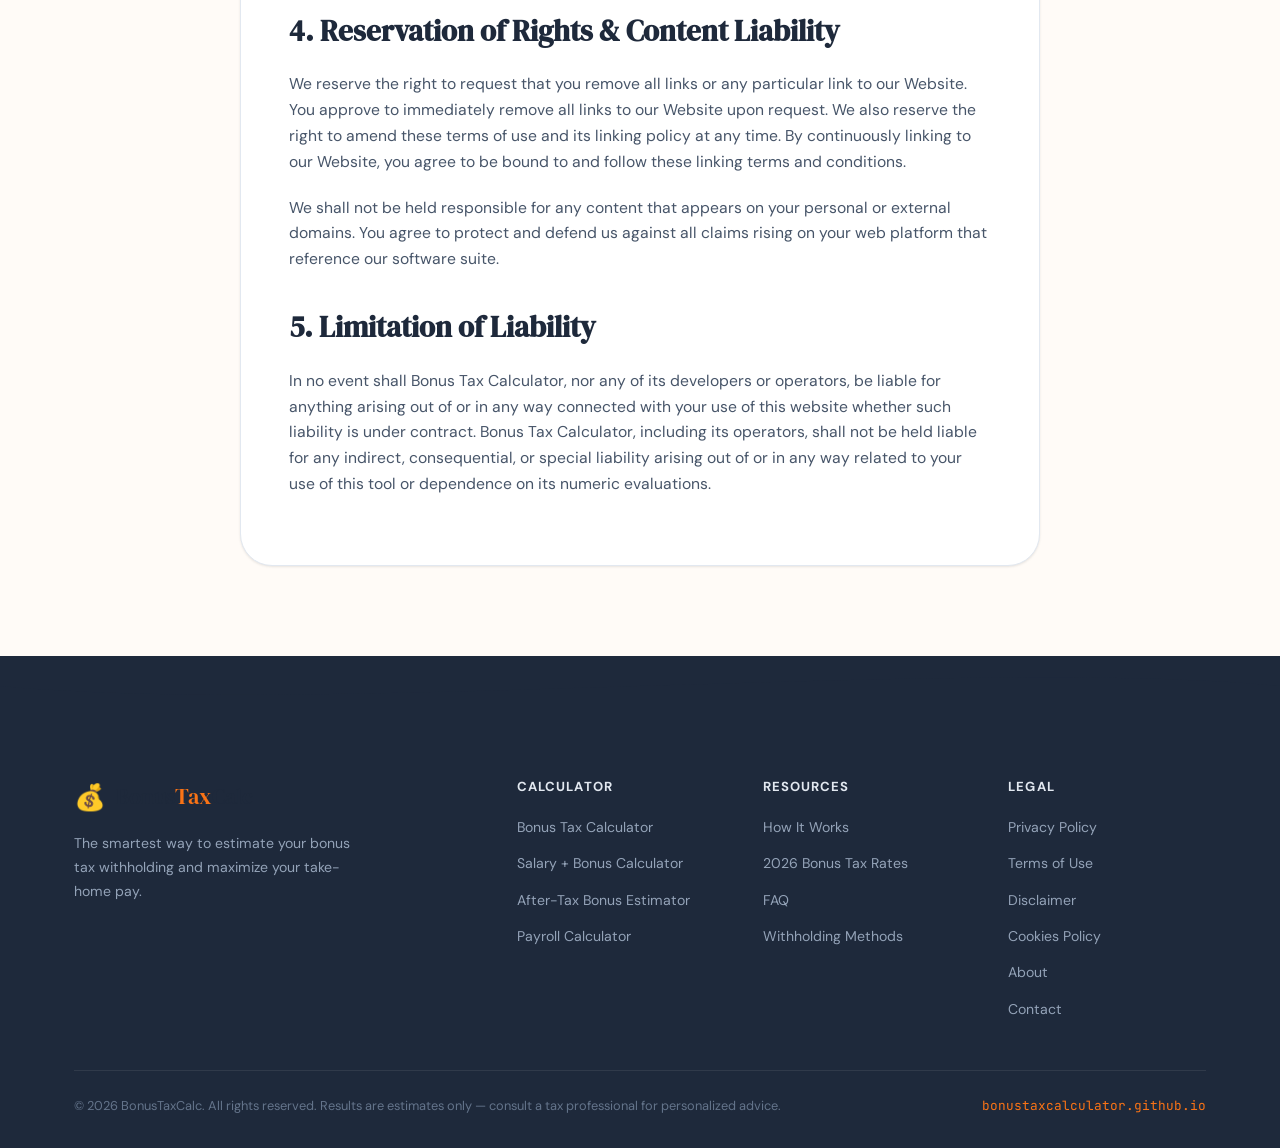
<file: terms.html>
<!DOCTYPE html>
<html lang="en">
<head>
  <meta charset="UTF-8" />
  <meta name="viewport" content="width=device-width, initial-scale=1.0" />
  <title>Terms of Use – Bonus Tax Calculator</title>
  <meta name="description" content="Terms of Use for Bonus Tax Calculator. Read our standard terms, conditions, calculation guidelines, and general legal disclaimers." />
  <meta name="robots" content="index, follow" />
  <link rel="canonical" href="https://bonustaxcalculator.github.io/terms" />
  <link rel="icon" type="image/png" sizes="32x32" href="/favicon.png">

  <!-- Schema Markup -->
  <script type="application/ld+json">
  {
    "@context": "https://schema.org",
    "@graph": [
      {
        "@type": "WebPage",
        "@id": "https://bonustaxcalculator.github.io/terms.html#webpage",
        "url": "https://bonustaxcalculator.github.io/terms.html",
        "name": "Terms of Use - Bonus Tax Calculator",
        "description": "Standard terms of service agreement outlining usage guidelines, limitations, and informational disclaimers for the calculation suite.",
        "inLanguage": "en-US"
      }
    ]
  }
  </script>

  <link rel="stylesheet" href="style.css" />
  <style>
    /* Content Page Layout Adjustments */
    .legal-content {
      padding: 60px 0 90px;
      background: var(--bg);
    }
    .legal-wrapper {
      max-width: 800px;
      margin: 0 auto;
      background: var(--bg-card);
      border: 1px solid var(--border);
      border-radius: var(--radius-xl);
      padding: 48px;
      box-shadow: var(--shadow-sm);
    }
    .legal-wrapper h2 {
      font-family: var(--font-display);
      font-size: 1.8rem;
      color: var(--text-primary);
      margin: 32px 0 16px;
    }
    .legal-wrapper h2:first-of-type {
      margin-top: 0;
    }
    .legal-wrapper p {
      color: var(--text-secondary);
      margin-bottom: 20px;
      font-size: 0.98rem;
    }
    .last-updated {
      font-family: var(--font-mono);
      font-size: 0.85rem;
      color: var(--primary);
      margin-bottom: 24px;
      display: inline-block;
    }
    @media (max-width: 600px) {
      .legal-wrapper { padding: 24px; }
      .legal-wrapper h2 { font-size: 1.5rem; }
    }
  </style>
</head>
<body>

  <!-- ===== HEADER ===== -->
  <div id="header-placeholder"></div>

  <main>
    <!-- ===== HERO / TOP HEADER ===== -->
    <section class="hero" style="padding: 60px 0 40px; text-align: center;">
      <div class="container">
        <span class="tag tag-purple">Agreement</span>
        <h1 style="font-family: var(--font-display); font-size: clamp(2rem, 5vw, 3rem); margin-bottom: 12px;">Terms of Use</h1>
        <p class="section-subtitle" style="max-width: 600px; margin: 0 auto;">Please review the rules, responsibilities, and guidelines for accessing our online utility.</p>
      </div>
    </section>

    <!-- ===== MAIN LEGAL CONTENT ===== -->
    <section class="legal-content">
      <div class="container">
        <div class="legal-wrapper">
          <span class="last-updated">Last Updated: June 3, 2026</span>
          
          <p>Welcome to Bonus Tax Calculator! These terms and conditions outline the rules and regulations for the use of our web property located at https://bonustaxcalculator.github.io/.</p>
          
          <p>By accessing this website, we assume you accept these terms of use in full. Do not continue to use Bonus Tax Calculator if you do not agree to take all of the terms and conditions stated on this page.</p>

          <h2>1. Informational Estimator Disclaimer</h2>
          <p>The visual breakdowns, tables, donuts graphs, and data outputs generated by the Bonus Tax Calculator tool are designed entirely for <strong>informational and planning purposes only</strong>. Our processing engine estimates tax withholding profiles based on historical standard IRS patterns for the 2026 tax year, flat 22% supplemental methods, aggregate bracket distributions, and standard employee FICA metrics.</p>
          <p>The operational logic does not account for unique individual itemized standard deductions, active local municipal rates, distinct retirement allocations, payroll schedules, exemptions, or complex filing considerations. <strong>This utility does not constitute professional accounting, financial, legal, or definitive tax advisory services.</strong> Always perform formal compliance evaluations directly through official IRS publications or with certified accounting experts.</p>

          <h2>2. License & Intellectual Property</h2>
          <p>Unless otherwise stated, Bonus Tax Calculator and/or its licensors own the intellectual property rights for all material on Bonus Tax Calculator. All intellectual property rights are reserved. You may access this from Bonus Tax Calculator for your own personal use subjected to restrictions set in these terms of use.</p>
          <p>You must not:</p>
          <p>• Republish material or core software code layouts from our site.<br>
             • Sell, rent, or sub-license system material.<br>
             • Reproduce, duplicate, or mirror programmatic computational models.<br>
             • Redistribute interactive web elements built for this domain.</p>

          <h2>3. Hyperlinking to our Content</h2>
          <p>The following organizations may link to our website without prior written approval: Government agencies, search engines, news organizations, and online directory distributors. These links must not be in any way deceptive, must not falsely imply sponsorship or endorsement, and must fit within the context of the linking party's site.</p>

          <h2>4. Reservation of Rights & Content Liability</h2>
          <p>We reserve the right to request that you remove all links or any particular link to our Website. You approve to immediately remove all links to our Website upon request. We also reserve the right to amend these terms of use and its linking policy at any time. By continuously linking to our Website, you agree to be bound to and follow these linking terms and conditions.</p>
          <p>We shall not be held responsible for any content that appears on your personal or external domains. You agree to protect and defend us against all claims rising on your web platform that reference our software suite.</p>

          <h2>5. Limitation of Liability</h2>
          <p>In no event shall Bonus Tax Calculator, nor any of its developers or operators, be liable for anything arising out of or in any way connected with your use of this website whether such liability is under contract. Bonus Tax Calculator, including its operators, shall not be held liable for any indirect, consequential, or special liability arising out of or in any way related to your use of this tool or dependence on its numeric evaluations.</p>
        </div>
      </div>
    </section>
  </main>

  <!-- ===== FOOTER ===== -->
  <div id="footer-placeholder"></div>

  <!-- Scripts -->
  <script src="js/header.js" defer></script>
  <script src="js/footer.js" defer></script>

</body>
</html>
</file>
<file: style.css>
/* ========== CSS Variables & Reset ========== */
@import url('https://fonts.googleapis.com/css2?family=DM+Serif+Display:ital@0;1&family=DM+Sans:ital,opsz,wght@0,9..40,300;0,9..40,400;0,9..40,500;0,9..40,600;0,9..40,700;1,9..40,400&family=JetBrains+Mono:wght@400;600&display=swap');

:root {
  --primary: #f97316;
  --primary-dark: #ea580c;
  --primary-light: #fed7aa;
  --secondary: #0ea5e9;
  --secondary-light: #bae6fd;
  --accent: #8b5cf6;
  --accent-light: #ddd6fe;
  --success: #22c55e;
  --danger: #ef4444;
  --warning: #f59e0b;

  --bg: #fffbf7;
  --bg-card: #ffffff;
  --bg-soft: #fef3e8;
  --bg-section: #fff7ed;
  --footer-bg: #1e293b;

  --text-primary: #1e293b;
  --text-secondary: #475569;
  --text-muted: #94a3b8;
  --text-white: #f8fafc;

  --border: #e2e8f0;
  --border-focus: #f97316;
  --shadow-sm: 0 1px 3px rgba(0,0,0,0.06), 0 1px 2px rgba(0,0,0,0.04);
  --shadow: 0 4px 16px rgba(0,0,0,0.08);
  --shadow-lg: 0 12px 40px rgba(0,0,0,0.12);
  --shadow-colored: 0 8px 32px rgba(249,115,22,0.18);

  --radius-sm: 8px;
  --radius: 16px;
  --radius-lg: 24px;
  --radius-xl: 32px;

  --font-display: 'DM Serif Display', Georgia, serif;
  --font-body: 'DM Sans', system-ui, sans-serif;
  --font-mono: 'JetBrains Mono', monospace;

  --header-h: 72px;
  --transition: 0.25s cubic-bezier(0.4,0,0.2,1);
}

*, *::before, *::after { box-sizing: border-box; margin: 0; padding: 0; }
html { scroll-behavior: smooth; font-size: 16px; }
body {
  font-family: var(--font-body);
  background: var(--bg);
  color: var(--text-primary);
  line-height: 1.65;
  overflow-x: hidden;
}

/* ========== Utility ========== */
.container { width: 100%; max-width: 1180px; margin: 0 auto; padding: 0 24px; }
.text-center { text-align: center; }
.tag {
  display: inline-flex; align-items: center; gap: 6px;
  background: var(--primary-light); color: var(--primary-dark);
  font-size: 0.78rem; font-weight: 600; letter-spacing: 0.05em; text-transform: uppercase;
  padding: 4px 14px; border-radius: 999px; margin-bottom: 16px;
}
.tag-blue { background: var(--secondary-light); color: #0369a1; }
.tag-purple { background: var(--accent-light); color: #6d28d9; }

/* Scroll animations */
.animate-on-scroll { opacity: 0; transform: translateY(28px); transition: opacity 0.55s ease, transform 0.55s ease; }
.animate-on-scroll.in-view { opacity: 1; transform: none; }
.delay-1 { transition-delay: 0.1s; }
.delay-2 { transition-delay: 0.2s; }
.delay-3 { transition-delay: 0.3s; }
.delay-4 { transition-delay: 0.4s; }

/* ========== Header ========== */
.site-header {
  position: sticky; top: 0; z-index: 1000;
  background: rgba(255,251,247,0.88); backdrop-filter: blur(12px);
  border-bottom: 1px solid transparent;
  transition: border-color var(--transition), box-shadow var(--transition);
  height: var(--header-h);
}
.site-header.scrolled {
  border-color: var(--border);
  box-shadow: var(--shadow);
}
.header-inner {
  height: var(--header-h); display: flex; align-items: center;
  justify-content: space-between; max-width: 1180px; margin: 0 auto; padding: 0 24px;
}
.logo {
  display: flex; align-items: center; gap: 10px;
  text-decoration: none; font-family: var(--font-display); font-size: 1.45rem;
}
.logo-icon { font-size: 1.6rem; animation: bob 3s ease-in-out infinite; }
@keyframes bob { 0%,100%{transform:translateY(0)} 50%{transform:translateY(-4px)} }
.logo-text { color: var(--text-primary); }
.logo-accent { color: var(--primary); }
.nav-list { list-style: none; display: flex; align-items: center; gap: 8px; }
.nav-link {
  display: block; padding: 7px 14px; border-radius: 8px;
  color: var(--text-secondary); text-decoration: none;
  font-weight: 500; font-size: 0.93rem; transition: background var(--transition), color var(--transition);
}
.nav-link:hover, .nav-link.active { background: var(--bg-soft); color: var(--primary); }
.nav-cta {
  display: block; padding: 9px 22px; border-radius: 999px;
  background: var(--primary); color: white !important; text-decoration: none;
  font-weight: 600; font-size: 0.9rem; transition: background var(--transition), transform var(--transition), box-shadow var(--transition);
  box-shadow: 0 2px 12px rgba(249,115,22,0.3);
}
.nav-cta:hover { background: var(--primary-dark); transform: translateY(-1px); box-shadow: 0 4px 20px rgba(249,115,22,0.4); }

.hamburger { display: none; flex-direction: column; gap: 5px; background: none; border: none; cursor: pointer; padding: 8px; }
.hamburger span { display: block; width: 24px; height: 2px; background: var(--text-primary); border-radius: 2px; transition: var(--transition); }
.hamburger.active span:nth-child(1) { transform: rotate(45deg) translate(5px, 5px); }
.hamburger.active span:nth-child(2) { opacity: 0; }
.hamburger.active span:nth-child(3) { transform: rotate(-45deg) translate(5px,-5px); }

@media (max-width: 768px) {
  .hamburger { display: flex; }
  .main-nav {
    display: none; position: absolute; top: var(--header-h); left: 0; right: 0;
    background: var(--bg-card); border-bottom: 1px solid var(--border); box-shadow: var(--shadow);
    padding: 16px;
  }
  .main-nav.open { display: block; }
  .nav-list { flex-direction: column; align-items: stretch; gap: 4px; }
  .nav-cta { text-align: center; }
}

/* ========== Hero Section ========== */
.hero {
  padding: 90px 0 70px;
  background: linear-gradient(135deg, #fff7ed 0%, #fef3e8 40%, #eff6ff 100%);
  position: relative; overflow: hidden;
}
.hero::before {
  content: ''; position: absolute; top: -120px; right: -120px;
  width: 500px; height: 500px; border-radius: 50%;
  background: radial-gradient(circle, rgba(249,115,22,0.12) 0%, transparent 70%);
  animation: pulse-glow 5s ease-in-out infinite;
}
.hero::after {
  content: ''; position: absolute; bottom: -100px; left: -80px;
  width: 400px; height: 400px; border-radius: 50%;
  background: radial-gradient(circle, rgba(14,165,233,0.1) 0%, transparent 70%);
  animation: pulse-glow 6s ease-in-out infinite reverse;
}
@keyframes pulse-glow { 0%,100%{transform:scale(1);opacity:0.6} 50%{transform:scale(1.1);opacity:1} }

.hero-inner { display: grid; grid-template-columns: 1fr 1fr; gap: 60px; align-items: center; position: relative; z-index: 1; }
.hero-eyebrow { display: flex; align-items: center; gap: 10px; margin-bottom: 20px; }
.hero-badge {
  display: inline-flex; align-items: center; gap: 8px;
  background: white; border: 1px solid var(--primary-light);
  color: var(--primary-dark); padding: 6px 16px; border-radius: 999px;
  font-size: 0.82rem; font-weight: 600; box-shadow: var(--shadow-sm);
}
.badge-dot { width: 8px; height: 8px; border-radius: 50%; background: var(--success); animation: blink 2s infinite; }
@keyframes blink { 0%,100%{opacity:1} 50%{opacity:0.3} }

.hero h1 {
  font-family: var(--font-display); font-size: clamp(2.4rem, 5vw, 3.5rem);
  line-height: 1.15; color: var(--text-primary); margin-bottom: 20px;
}
.hero h1 em { font-style: italic; color: var(--primary); }
.hero-desc { font-size: 1.1rem; color: var(--text-secondary); margin-bottom: 32px; max-width: 480px; }
.hero-ctas { display: flex; gap: 14px; flex-wrap: wrap; }
.btn-primary {
  display: inline-flex; align-items: center; gap: 8px;
  background: var(--primary); color: white; text-decoration: none;
  padding: 14px 28px; border-radius: 999px; font-weight: 600; font-size: 1rem;
  box-shadow: var(--shadow-colored); transition: all var(--transition); border: none; cursor: pointer;
}
.btn-primary:hover { background: var(--primary-dark); transform: translateY(-2px); box-shadow: 0 12px 32px rgba(249,115,22,0.35); }
.btn-secondary {
  display: inline-flex; align-items: center; gap: 8px;
  background: white; color: var(--text-primary); text-decoration: none;
  padding: 14px 28px; border-radius: 999px; font-weight: 600; font-size: 1rem;
  border: 1.5px solid var(--border); box-shadow: var(--shadow-sm); transition: all var(--transition);
}
.btn-secondary:hover { border-color: var(--primary); color: var(--primary); transform: translateY(-2px); }

.hero-card {
  background: white; border-radius: var(--radius-xl); padding: 36px;
  box-shadow: var(--shadow-lg); border: 1px solid var(--border);
  position: relative; animation: float 5s ease-in-out infinite;
}
@keyframes float { 0%,100%{transform:translateY(0)} 50%{transform:translateY(-10px)} }
.hero-card-label { font-size: 0.8rem; font-weight: 600; color: var(--text-muted); text-transform: uppercase; letter-spacing: 0.06em; margin-bottom: 8px; }
.hero-card-amount { font-family: var(--font-mono); font-size: 2.4rem; font-weight: 600; color: var(--success); margin-bottom: 24px; }
.hero-breakdown { display: flex; flex-direction: column; gap: 12px; }
.breakdown-row { display: flex; justify-content: space-between; align-items: center; font-size: 0.9rem; }
.breakdown-label { color: var(--text-secondary); }
.breakdown-val { font-family: var(--font-mono); font-weight: 600; color: var(--text-primary); }
.breakdown-val.neg { color: var(--danger); }
.breakdown-divider { border: none; border-top: 1px dashed var(--border); margin: 4px 0; }
.hero-chips { display: flex; gap: 10px; flex-wrap: wrap; margin-top: 24px; }
.hero-chip {
  display: inline-flex; align-items: center; gap: 5px; font-size: 0.78rem;
  background: var(--bg-soft); border: 1px solid var(--primary-light);
  color: var(--primary-dark); padding: 4px 12px; border-radius: 999px; font-weight: 500;
}

@media (max-width: 900px) {
  .hero-inner { grid-template-columns: 1fr; gap: 40px; }
  .hero-card { max-width: 420px; margin: 0 auto; }
}
@media (max-width: 600px) {
  .hero { padding: 60px 0 50px; }
  .hero-ctas { flex-direction: column; }
  .btn-primary, .btn-secondary { justify-content: center; }
}

/* ========== Stats Section ========== */
.stats-section { padding: 48px 0; background: white; border-top: 1px solid var(--border); border-bottom: 1px solid var(--border); }
.stats-grid { display: grid; grid-template-columns: repeat(4, 1fr); gap: 0; }
.stat-item {
  text-align: center; padding: 24px 16px;
  border-right: 1px solid var(--border);
}
.stat-item:last-child { border-right: none; }
.stat-number { font-family: var(--font-display); font-size: 2.4rem; color: var(--primary); line-height: 1; margin-bottom: 6px; }
.stat-label { font-size: 0.85rem; color: var(--text-secondary); font-weight: 500; }

@media (max-width: 640px) {
  .stats-grid { grid-template-columns: repeat(2, 1fr); }
  .stat-item:nth-child(2) { border-right: none; }
  .stat-item:nth-child(3) { border-top: 1px solid var(--border); }
}

/* ========== Calculator Section ========== */
.calculator-section {
  padding: 90px 0;
  background: linear-gradient(180deg, var(--bg-section) 0%, var(--bg) 100%);
}
.section-header { text-align: center; margin-bottom: 56px; }
.section-title {
  font-family: var(--font-display); font-size: clamp(2rem, 4vw, 2.8rem);
  color: var(--text-primary); line-height: 1.2; margin-bottom: 12px;
}
.section-subtitle { font-size: 1.05rem; color: var(--text-secondary); max-width: 560px; margin: 0 auto; }

.calc-wrapper { display: grid; grid-template-columns: 1.1fr 1fr; gap: 36px; align-items: start; }
.calc-card {
  background: white; border-radius: var(--radius-xl); padding: 40px;
  box-shadow: var(--shadow-lg); border: 1px solid var(--border);
}
.calc-title { font-family: var(--font-display); font-size: 1.5rem; margin-bottom: 8px; }
.calc-subtitle { color: var(--text-secondary); font-size: 0.9rem; margin-bottom: 32px; }

/* Form fields */
.form-row { display: grid; grid-template-columns: 1fr 1fr; gap: 16px; }
.form-group { margin-bottom: 22px; }
.form-label { display: block; font-size: 0.88rem; font-weight: 600; color: var(--text-primary); margin-bottom: 7px; }
.form-label span { font-weight: 400; color: var(--text-muted); }
.form-input, .form-select {
  width: 100%; padding: 12px 16px; border-radius: var(--radius-sm);
  border: 1.5px solid var(--border); background: var(--bg);
  color: var(--text-primary); font-family: var(--font-body); font-size: 0.95rem;
  transition: border-color var(--transition), box-shadow var(--transition);
  appearance: none; outline: none;
}
.form-input:focus, .form-select:focus {
  border-color: var(--primary); box-shadow: 0 0 0 3px rgba(249,115,22,0.12);
}
.input-wrap { position: relative; }
.input-prefix {
  position: absolute; left: 14px; top: 50%; transform: translateY(-50%);
  color: var(--text-muted); font-weight: 600; font-size: 1rem; pointer-events: none;
}
.input-wrap .form-input { padding-left: 32px; }
.input-suffix {
  position: absolute; right: 14px; top: 50%; transform: translateY(-50%);
  color: var(--text-muted); font-size: 0.85rem; pointer-events: none;
}
.input-wrap .form-input.has-suffix { padding-right: 44px; }

.form-select-wrap { position: relative; }
.form-select-wrap::after {
  content: '▾'; position: absolute; right: 14px; top: 50%; transform: translateY(-50%);
  pointer-events: none; color: var(--text-muted);
}

/* Radio group */
.radio-group { display: flex; gap: 10px; }
.radio-option {
  flex: 1; display: flex; align-items: center; gap: 8px;
  padding: 12px 14px; border: 1.5px solid var(--border); border-radius: var(--radius-sm);
  cursor: pointer; transition: all var(--transition);
}
.radio-option input { display: none; }
.radio-option .radio-dot {
  width: 16px; height: 16px; border-radius: 50%; border: 2px solid var(--border);
  flex-shrink: 0; transition: var(--transition); position: relative;
}
.radio-option input:checked ~ .radio-info .radio-dot,
.radio-option:has(input:checked) .radio-dot {
  border-color: var(--primary); background: var(--primary);
}
.radio-option:has(input:checked) { border-color: var(--primary); background: var(--bg-soft); }
.radio-label { font-size: 0.88rem; font-weight: 600; }
.radio-desc { font-size: 0.75rem; color: var(--text-muted); }
.radio-info { flex: 1; }

.method-note {
  margin-top: 8px; padding: 10px 14px; border-radius: var(--radius-sm);
  font-size: 0.82rem; color: var(--text-secondary);
  display: none;
}
.method-note.flat-note { background: rgba(249,115,22,0.08); border-left: 3px solid var(--primary); display: block; }
.method-note.agg-note { background: rgba(139,92,246,0.08); border-left: 3px solid var(--accent); }

.calc-submit {
  width: 100%; padding: 16px; border-radius: 999px;
  background: var(--primary); color: white; font-family: var(--font-body);
  font-size: 1.05rem; font-weight: 700; border: none; cursor: pointer;
  box-shadow: var(--shadow-colored); transition: all var(--transition);
  letter-spacing: 0.02em; margin-top: 8px;
}
.calc-submit:hover { background: var(--primary-dark); transform: translateY(-2px); box-shadow: 0 10px 30px rgba(249,115,22,0.4); }
.calc-submit.success { background: var(--success); box-shadow: 0 8px 24px rgba(34,197,94,0.3); }

.calc-error {
  background: #fef2f2; border: 1px solid #fecaca; color: var(--danger);
  padding: 10px 14px; border-radius: var(--radius-sm); margin-bottom: 16px;
  font-size: 0.88rem; display: none;
}

/* Results panel */
.results-panel {
  opacity: 0; transform: translateY(16px);
  transition: opacity 0.5s ease, transform 0.5s ease;
  pointer-events: none;
}
.results-panel.visible { opacity: 1; transform: none; pointer-events: auto; }

.results-header { display: flex; align-items: center; justify-content: space-between; margin-bottom: 24px; }
.results-title { font-family: var(--font-display); font-size: 1.4rem; }
.results-badge {
  background: var(--bg-soft); border: 1px solid var(--primary-light);
  color: var(--primary-dark); font-size: 0.78rem; font-weight: 600;
  padding: 4px 12px; border-radius: 999px;
}

.net-amount-box {
  background: linear-gradient(135deg, #f0fdf4, #dcfce7);
  border: 1px solid #bbf7d0; border-radius: var(--radius);
  padding: 22px; text-align: center; margin-bottom: 24px;
}
.net-amount-label { font-size: 0.82rem; font-weight: 600; color: #15803d; text-transform: uppercase; letter-spacing: 0.06em; margin-bottom: 4px; }
.net-amount-value { font-family: var(--font-mono); font-size: 2.2rem; font-weight: 700; color: var(--success); }
.net-amount-pct { font-size: 0.85rem; color: #16a34a; margin-top: 4px; }

.result-rows { display: flex; flex-direction: column; gap: 10px; margin-bottom: 24px; }
.result-row { display: flex; align-items: center; gap: 10px; }
.result-row-left { flex: 1; }
.result-row-label { font-size: 0.85rem; color: var(--text-secondary); margin-bottom: 3px; }
.result-row-bar-wrap { height: 6px; background: #f1f5f9; border-radius: 3px; overflow: hidden; }
.result-row-bar { height: 100%; border-radius: 3px; transition: width 0.7s cubic-bezier(0.4,0,0.2,1); width: 0; }
.bar-federal { background: var(--primary); }
.bar-state { background: var(--accent); }
.bar-fica { background: var(--secondary); }
.bar-net { background: var(--success); }
.result-row-val { font-family: var(--font-mono); font-size: 0.9rem; font-weight: 700; color: var(--text-primary); min-width: 80px; text-align: right; }

.result-summary {
  background: var(--bg-soft); border-radius: var(--radius);
  padding: 16px 20px; display: flex; gap: 16px;
}
.summary-item { flex: 1; text-align: center; }
.summary-item-label { font-size: 0.75rem; color: var(--text-muted); font-weight: 500; margin-bottom: 4px; }
.summary-item-val { font-family: var(--font-mono); font-size: 1rem; font-weight: 700; color: var(--text-primary); }

.donut-section { text-align: center; margin: 24px 0 0; }
.donut-title { font-size: 0.85rem; font-weight: 600; color: var(--text-secondary); margin-bottom: 12px; }
#donut-chart { width: 160px; height: 160px; }
.donut-legend { display: flex; flex-wrap: wrap; gap: 8px; justify-content: center; margin-top: 12px; }
.legend-item { display: flex; align-items: center; gap: 5px; font-size: 0.75rem; color: var(--text-secondary); }
.legend-dot { width: 10px; height: 10px; border-radius: 50%; flex-shrink: 0; }

@media (max-width: 980px) {
  .calc-wrapper { grid-template-columns: 1fr; }
  .form-row { grid-template-columns: 1fr; }
}

/* ========== How It Works ========== */
.how-section { padding: 90px 0; background: white; }
.steps-grid { display: grid; grid-template-columns: repeat(3, 1fr); gap: 32px; margin-top: 12px; }
.step-card {
  background: var(--bg); border: 1px solid var(--border); border-radius: var(--radius-lg);
  padding: 32px 28px; text-align: center; transition: all var(--transition);
  position: relative; overflow: hidden;
}
.step-card::before {
  content: ''; position: absolute; top: 0; left: 0; right: 0; height: 4px;
  background: linear-gradient(90deg, var(--primary), var(--secondary));
  transform: scaleX(0); transition: transform var(--transition); transform-origin: left;
}
.step-card:hover { box-shadow: var(--shadow-lg); transform: translateY(-4px); }
.step-card:hover::before { transform: scaleX(1); }
.step-number {
  width: 56px; height: 56px; border-radius: 50%; display: flex; align-items: center; justify-content: center;
  margin: 0 auto 20px; font-family: var(--font-display); font-size: 1.5rem; font-weight: 700;
  background: var(--bg-soft); color: var(--primary); border: 2px solid var(--primary-light);
}
.step-title { font-family: var(--font-display); font-size: 1.25rem; margin-bottom: 10px; }
.step-desc { font-size: 0.9rem; color: var(--text-secondary); line-height: 1.7; }

@media (max-width: 768px) { .steps-grid { grid-template-columns: 1fr; } }

/* ========== Tax Rates Section ========== */
.rates-section { padding: 90px 0; background: var(--bg-section); }
.tab-group { }
.tabs-header {
  display: flex; gap: 8px; flex-wrap: wrap;
  background: white; border: 1px solid var(--border); border-radius: 12px;
  padding: 6px; margin-bottom: 28px; width: fit-content;
}
.tab-btn {
  padding: 10px 22px; border-radius: 8px; border: none; background: none;
  font-family: var(--font-body); font-size: 0.9rem; font-weight: 600;
  color: var(--text-secondary); cursor: pointer; transition: all var(--transition);
}
.tab-btn.active { background: var(--primary); color: white; box-shadow: 0 2px 12px rgba(249,115,22,0.25); }
.tab-pane { display: none; }
.tab-pane.active { display: block; }

.rates-table-wrap { overflow-x: auto; border-radius: var(--radius-lg); box-shadow: var(--shadow); }
.rates-table {
  width: 100%; border-collapse: collapse; background: white;
  font-size: 0.9rem;
}
.rates-table th {
  background: var(--text-primary); color: white;
  padding: 14px 20px; text-align: left; font-weight: 600; font-size: 0.82rem;
  text-transform: uppercase; letter-spacing: 0.06em;
}
.rates-table th:first-child { border-radius: 12px 0 0 0; }
.rates-table th:last-child { border-radius: 0 12px 0 0; }
.rates-table td { padding: 14px 20px; border-bottom: 1px solid var(--border); }
.rates-table tr:last-child td { border-bottom: none; }
.rates-table tr:hover td { background: var(--bg-soft); }
.rate-badge {
  display: inline-block; padding: 3px 10px; border-radius: 999px;
  font-weight: 700; font-size: 0.85rem; font-family: var(--font-mono);
}
.rate-10 { background: #dcfce7; color: #15803d; }
.rate-12 { background: #dbeafe; color: #1d4ed8; }
.rate-22 { background: #fef9c3; color: #92400e; }
.rate-24 { background: #ffedd5; color: #c2410c; }
.rate-32 { background: #fce7f3; color: #9d174d; }
.rate-35 { background: #ede9fe; color: #5b21b6; }
.rate-37 { background: #fee2e2; color: #b91c1c; }
.highlight-row td { background: rgba(249,115,22,0.05); font-weight: 600; }

/* ========== Methods Section ========== */
.methods-section { padding: 90px 0; background: white; }
.methods-grid { display: grid; grid-template-columns: 1fr 1fr; gap: 32px; }
.method-card {
  background: var(--bg); border: 2px solid var(--border); border-radius: var(--radius-lg);
  padding: 36px; transition: all var(--transition);
}
.method-card:hover { border-color: var(--primary); box-shadow: var(--shadow-colored); transform: translateY(-3px); }
.method-card-icon { font-size: 2.4rem; margin-bottom: 16px; }
.method-card-title { font-family: var(--font-display); font-size: 1.45rem; margin-bottom: 10px; }
.method-card-desc { color: var(--text-secondary); font-size: 0.93rem; line-height: 1.7; margin-bottom: 20px; }
.method-pros-cons { display: grid; grid-template-columns: 1fr 1fr; gap: 16px; }
.pros, .cons { }
.pros-title, .cons-title { font-size: 0.8rem; font-weight: 700; text-transform: uppercase; letter-spacing: 0.06em; margin-bottom: 8px; }
.pros-title { color: var(--success); }
.cons-title { color: var(--danger); }
.pros li, .cons li { font-size: 0.85rem; color: var(--text-secondary); margin-bottom: 5px; list-style: none; padding-left: 18px; position: relative; }
.pros li::before { content: '✓'; position: absolute; left: 0; color: var(--success); font-weight: 700; }
.cons li::before { content: '✗'; position: absolute; left: 0; color: var(--danger); font-weight: 700; }
@media (max-width: 768px) { .methods-grid { grid-template-columns: 1fr; } }

/* ========== Keywords/Content Sections ========== */
.content-section { padding: 90px 0; background: var(--bg-section); }
.content-grid { display: grid; grid-template-columns: repeat(3, 1fr); gap: 24px; }
.content-card {
  background: white; border-radius: var(--radius); padding: 28px;
  box-shadow: var(--shadow-sm); border: 1px solid var(--border); transition: all var(--transition);
}
.content-card:hover { box-shadow: var(--shadow); transform: translateY(-3px); }
.content-card-icon { font-size: 1.8rem; margin-bottom: 14px; }
.content-card-title { font-family: var(--font-display); font-size: 1.15rem; margin-bottom: 8px; color: var(--text-primary); }
.content-card-desc { font-size: 0.88rem; color: var(--text-secondary); line-height: 1.7; }
@media (max-width: 768px) { .content-grid { grid-template-columns: 1fr; } }

/* ========== Tips Section ========== */
.tips-section { padding: 90px 0; background: white; }
.tips-grid { display: grid; grid-template-columns: repeat(2, 1fr); gap: 28px; }
.tip-item {
  display: flex; gap: 18px; align-items: flex-start;
  background: var(--bg); border-radius: var(--radius); padding: 24px;
  border: 1px solid var(--border); transition: all var(--transition);
}
.tip-item:hover { border-color: var(--primary-light); box-shadow: var(--shadow); }
.tip-icon { font-size: 1.8rem; flex-shrink: 0; }
.tip-title { font-weight: 700; margin-bottom: 6px; font-size: 0.95rem; }
.tip-desc { font-size: 0.88rem; color: var(--text-secondary); line-height: 1.65; }
@media (max-width: 640px) { .tips-grid { grid-template-columns: 1fr; } }

/* ========== FAQ ========== */
.faq-section { padding: 90px 0; background: var(--bg-section); }
.faq-list { max-width: 780px; margin: 0 auto; display: flex; flex-direction: column; gap: 12px; }
.faq-item {
  background: white; border-radius: var(--radius); border: 1px solid var(--border);
  overflow: hidden; transition: box-shadow var(--transition);
}
.faq-item.open { box-shadow: var(--shadow); border-color: var(--primary-light); }
.faq-question {
  display: flex; justify-content: space-between; align-items: center;
  padding: 20px 24px; cursor: pointer; font-weight: 600; font-size: 0.95rem;
  color: var(--text-primary); gap: 16px;
}
.faq-icon {
  width: 28px; height: 28px; border-radius: 50%; background: var(--bg-soft);
  display: flex; align-items: center; justify-content: center;
  font-size: 1.1rem; flex-shrink: 0; transition: transform var(--transition), background var(--transition);
  color: var(--primary);
}
.faq-item.open .faq-icon { transform: rotate(45deg); background: var(--primary); color: white; }
.faq-answer { max-height: 0; overflow: hidden; transition: max-height 0.38s ease; }
.faq-answer-inner { padding: 0 24px 20px; font-size: 0.9rem; color: var(--text-secondary); line-height: 1.75; }

/* ========== CTA Section ========== */
.cta-section {
  padding: 90px 0;
  background: linear-gradient(135deg, #1e293b 0%, #0f172a 100%);
  position: relative; overflow: hidden; text-align: center;
}
.cta-section::before {
  content: ''; position: absolute; top: -100px; right: -100px;
  width: 400px; height: 400px; border-radius: 50%;
  background: radial-gradient(circle, rgba(249,115,22,0.2) 0%, transparent 65%);
}
.cta-section::after {
  content: ''; position: absolute; bottom: -80px; left: -80px;
  width: 350px; height: 350px; border-radius: 50%;
  background: radial-gradient(circle, rgba(14,165,233,0.15) 0%, transparent 65%);
}
.cta-inner { position: relative; z-index: 1; }
.cta-tag { background: rgba(249,115,22,0.2); color: var(--primary-light); border: 1px solid rgba(249,115,22,0.3); }
.cta-title { font-family: var(--font-display); font-size: clamp(2rem, 4.5vw, 3rem); color: white; margin-bottom: 16px; }
.cta-desc { font-size: 1.05rem; color: #94a3b8; max-width: 520px; margin: 0 auto 36px; }
.cta-btn {
  display: inline-flex; align-items: center; gap: 10px;
  background: var(--primary); color: white; text-decoration: none;
  padding: 16px 36px; border-radius: 999px; font-weight: 700; font-size: 1.05rem;
  box-shadow: 0 8px 32px rgba(249,115,22,0.4); transition: all var(--transition);
}
.cta-btn:hover { background: var(--primary-dark); transform: translateY(-2px); box-shadow: 0 14px 40px rgba(249,115,22,0.5); }

/* ========== Footer ========== */
.site-footer { background: var(--footer-bg); color: white; }
.footer-wave { line-height: 0; }
.footer-wave svg { display: block; width: 100%; height: 60px; }
.footer-body { padding: 60px 0 32px; max-width: 1180px; margin: 0 auto; padding-left: 24px; padding-right: 24px; }
.footer-grid { display: grid; grid-template-columns: 2fr 1fr 1fr 1fr; gap: 48px; margin-bottom: 48px; }
.footer-brand .footer-logo { display: flex; align-items: center; gap: 10px; font-family: var(--font-display); font-size: 1.35rem; margin-bottom: 14px; }
.footer-tagline { font-size: 0.88rem; color: #94a3b8; line-height: 1.7; margin-bottom: 20px; max-width: 280px; }
.footer-social { display: flex; gap: 10px; }
.social-btn {
  width: 36px; height: 36px; border-radius: 8px; background: rgba(255,255,255,0.08);
  display: flex; align-items: center; justify-content: center; text-decoration: none;
  color: #94a3b8; font-size: 0.85rem; font-weight: 700; transition: all var(--transition);
}
.social-btn:hover { background: var(--primary); color: white; transform: translateY(-2px); }
.footer-links h4 { font-size: 0.82rem; font-weight: 700; text-transform: uppercase; letter-spacing: 0.08em; color: #e2e8f0; margin-bottom: 16px; }
.footer-links ul { list-style: none; display: flex; flex-direction: column; gap: 10px; }
.footer-links a { color: #94a3b8; text-decoration: none; font-size: 0.88rem; transition: color var(--transition); }
.footer-links a:hover { color: var(--primary); }
.footer-bottom { border-top: 1px solid rgba(255,255,255,0.08); padding-top: 24px; display: flex; justify-content: space-between; align-items: center; flex-wrap: wrap; gap: 12px; }
.footer-bottom p { font-size: 0.8rem; color: #64748b; }
.footer-url { font-family: var(--font-mono); color: var(--primary) !important; }

@media (max-width: 900px) { .footer-grid { grid-template-columns: 1fr 1fr; } }
@media (max-width: 540px) { .footer-grid { grid-template-columns: 1fr; gap: 28px; } .footer-bottom { flex-direction: column; text-align: center; } }

/* ========== Disclaimer banner ========== */
.disclaimer-bar { background: #fef9c3; border-top: 1px solid #fde68a; padding: 12px 0; }
.disclaimer-inner { display: flex; align-items: center; gap: 10px; font-size: 0.8rem; color: #78350f; max-width: 1180px; margin: 0 auto; padding: 0 24px; }
.disclaimer-icon { font-size: 1rem; flex-shrink: 0; }

/* ========== Scrollbar ========== */
::-webkit-scrollbar { width: 8px; }
::-webkit-scrollbar-track { background: var(--bg); }
::-webkit-scrollbar-thumb { background: var(--primary-light); border-radius: 4px; }
::-webkit-scrollbar-thumb:hover { background: var(--primary); }
</file>
